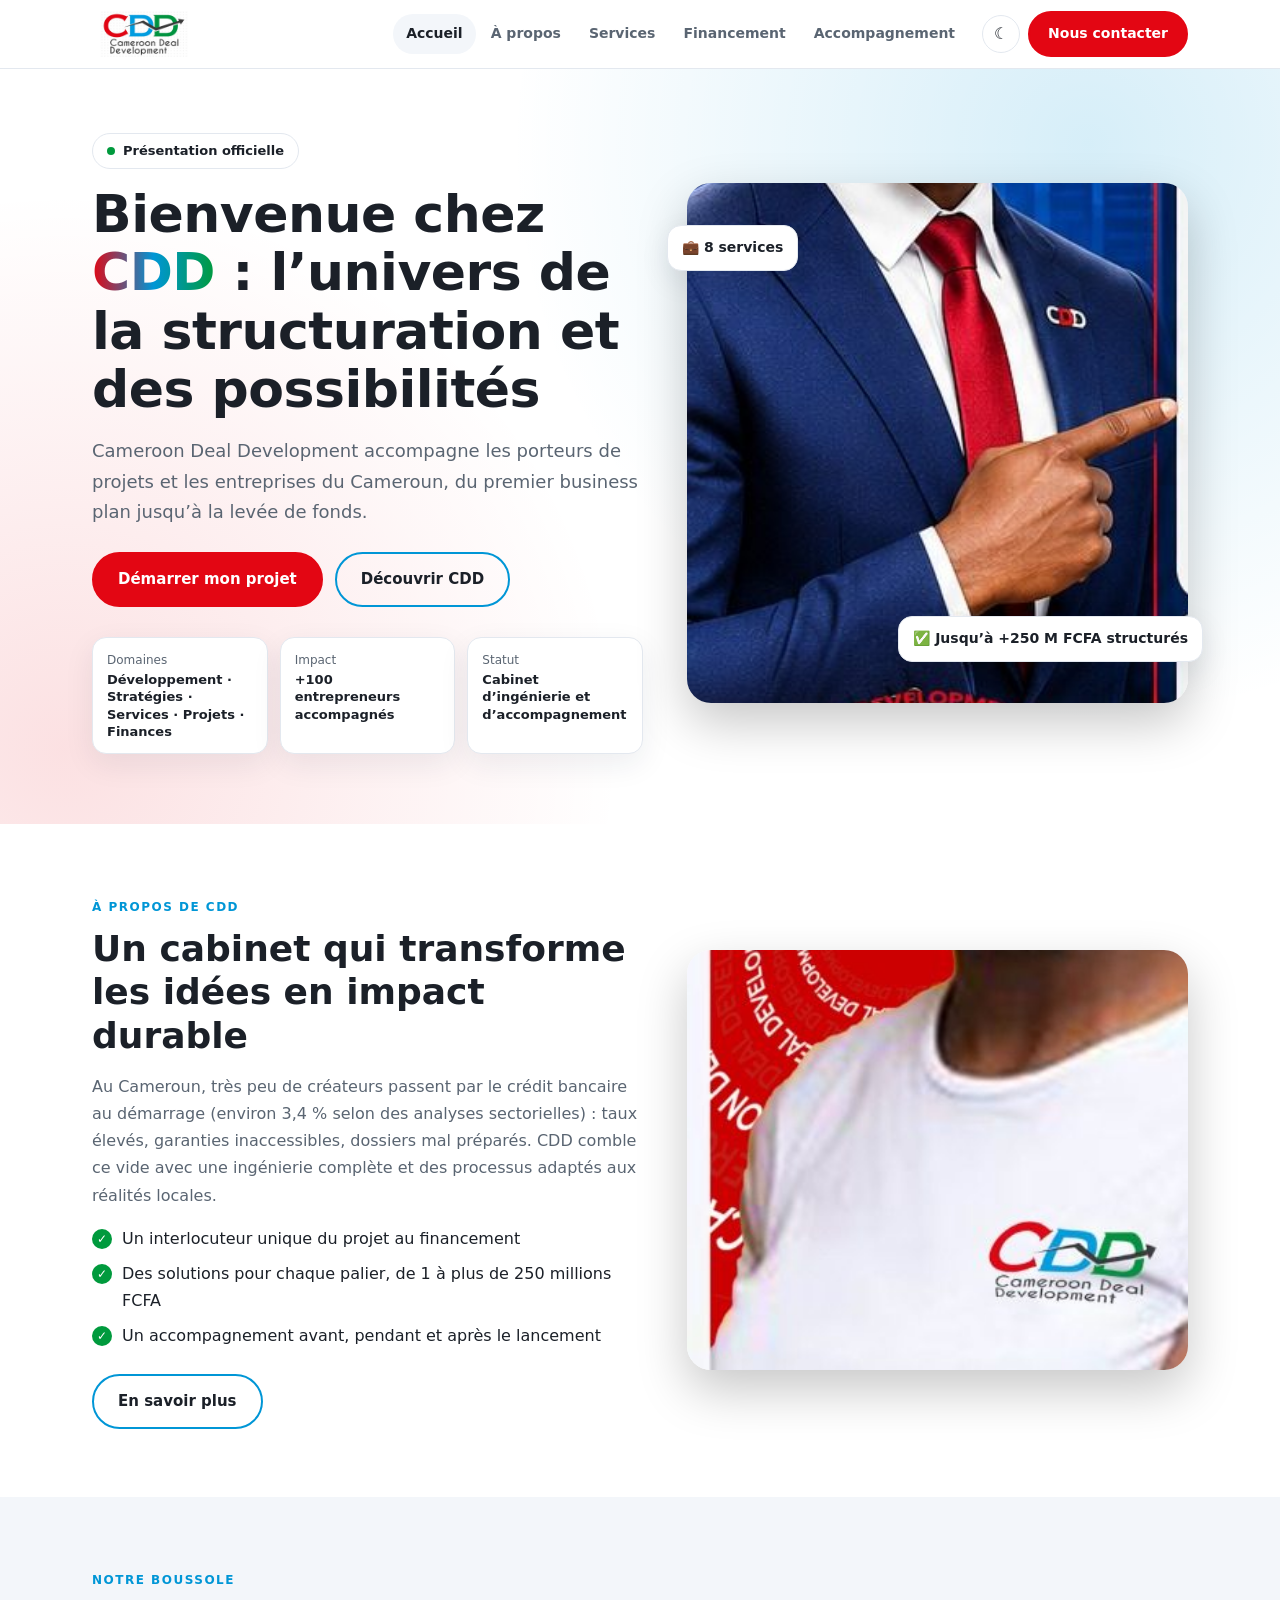
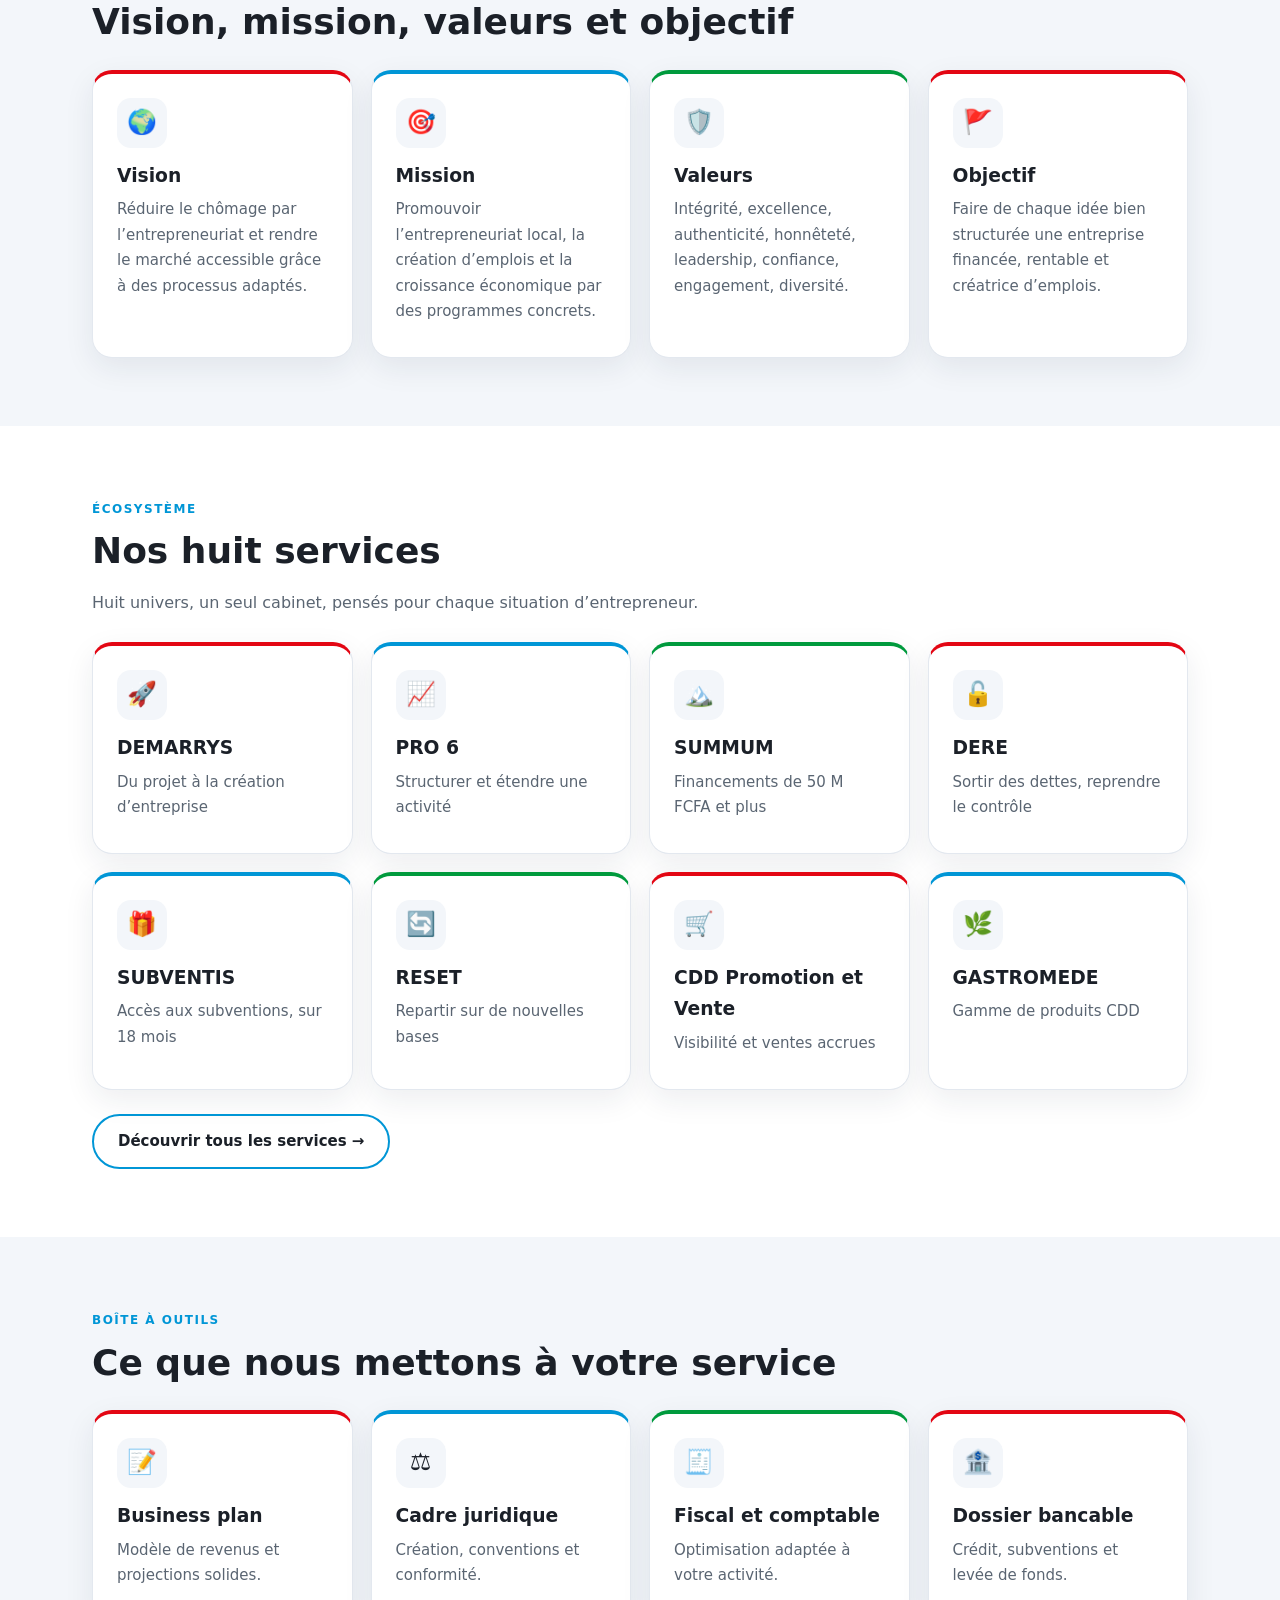
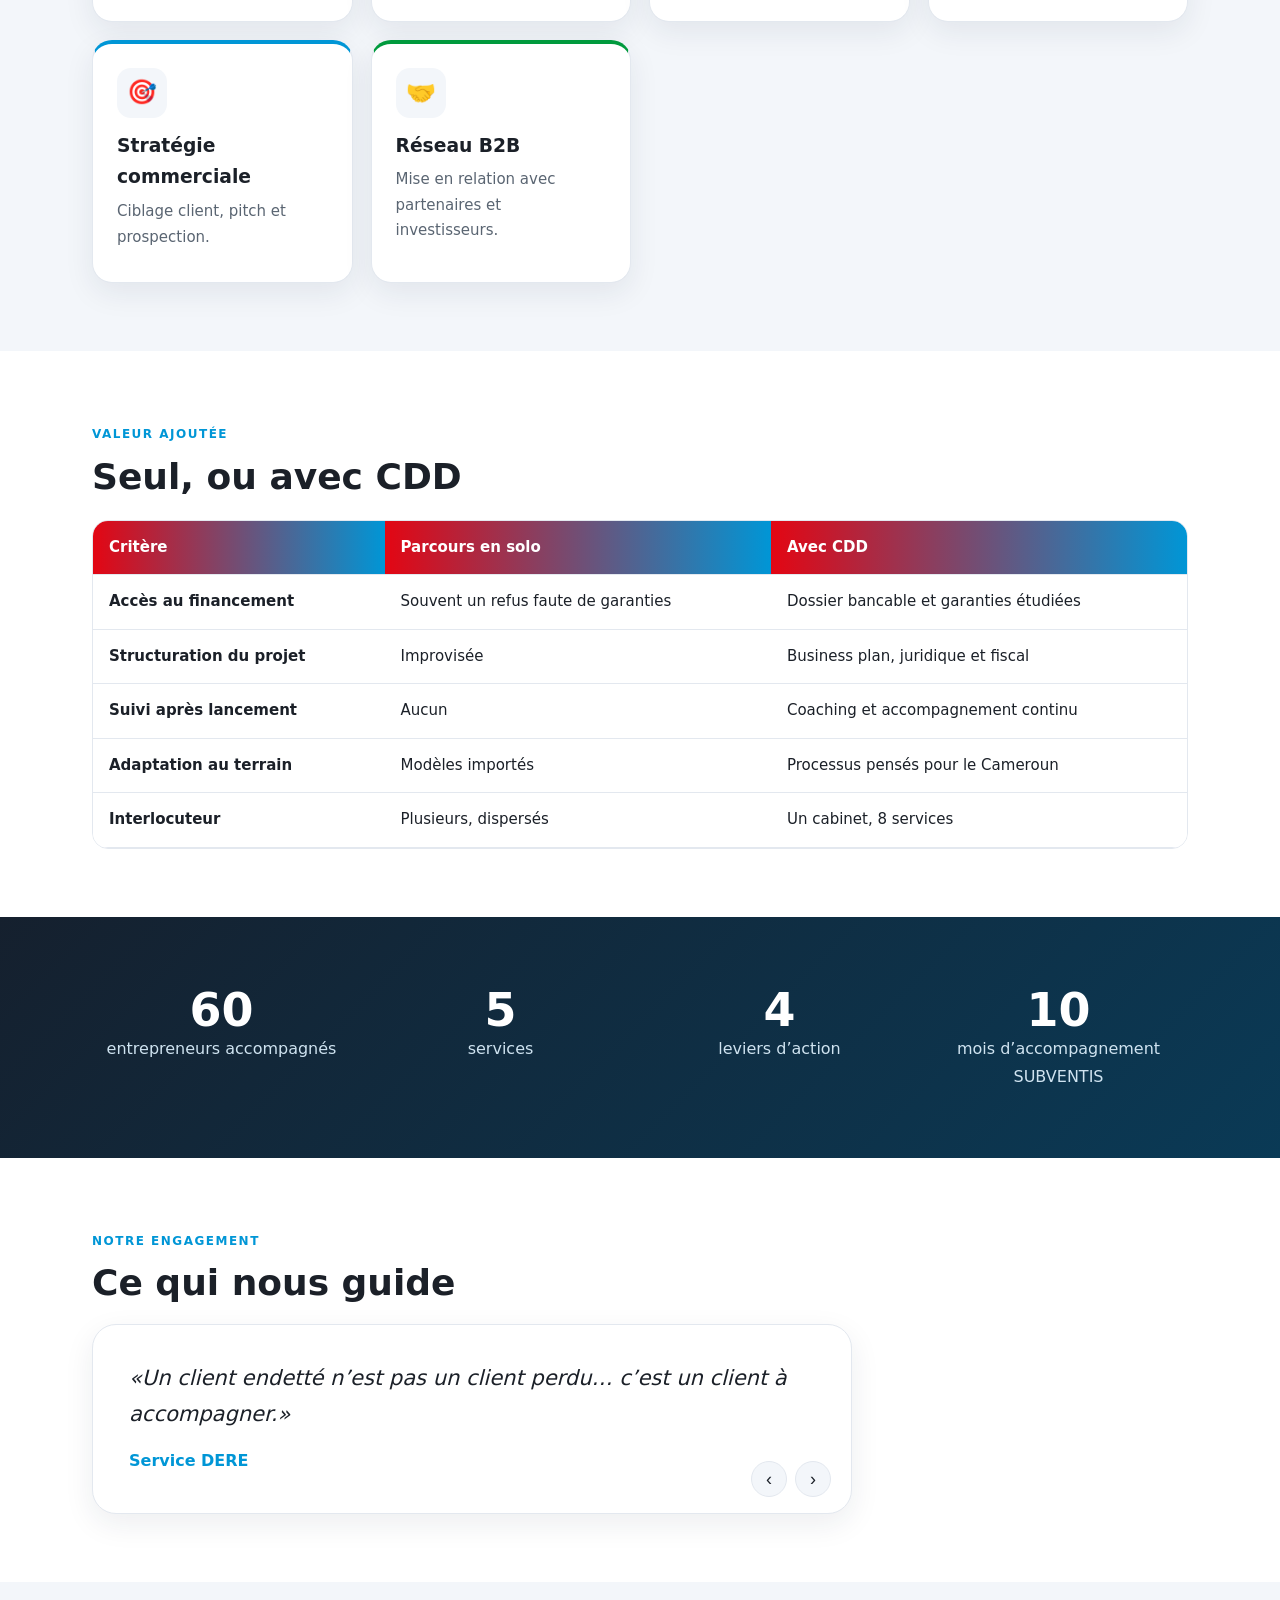
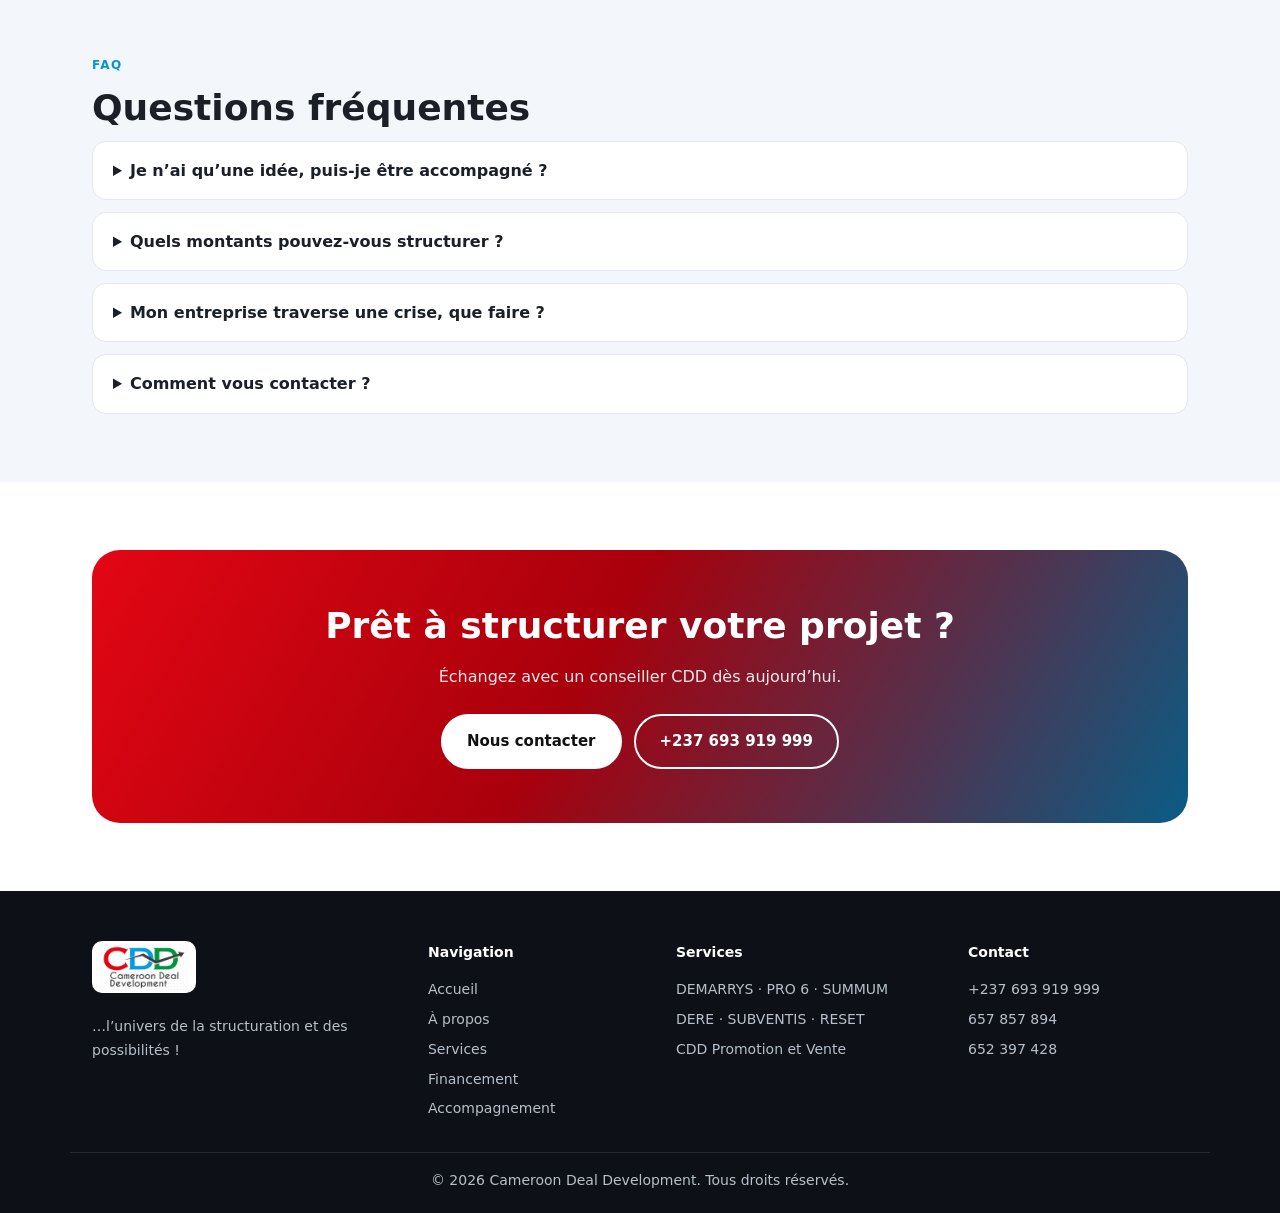
<file: index.html>
<!DOCTYPE html>
<html lang="fr">
<head>
    <meta charset="utf-8">
    <meta name="viewport" content="width=device-width, initial-scale=1, viewport-fit=cover">
    <title>Accueil – CDD Cameroon Deal Development</title>
    <meta name="description" content="CDD accompagne les porteurs de projets et entreprises du Cameroun : structuration, financement, subventions, relance.">
    <link rel="stylesheet" href="style.css">
</head>

<body>
    <div id="ld">
        <img src="images/logo.png" alt="">
    </div>

    <header>
        <div class="nav">
            <a href="index.html" class="lg">
                <img src="images/logo.png" alt="CDD Cameroon Deal Development">
            </a>

            <nav id="nav">
                <a href="index.html" data-p="index">Accueil</a>
                <a href="a-propos.html" data-p="a-propos">À propos</a>
                <a href="services.html" data-p="services">Services</a>
                <a href="financement.html" data-p="financement">Financement</a>
                <a href="accompagnement.html" data-p="accompagnement">Accompagnement</a>
            </nav>

            <div class="ac">
                <button id="th" aria-label="Thème">☾</button>
                <a class="btn sm" href="contact.html" data-p="contact">Nous contacter</a>
                <button id="bg" aria-label="Menu">☰</button>
            </div>
        </div>
    </header>

    <main>
        <div class="hero">
            <div class="w two">
                <div>
                    <span class="badge">
                        <i></i>Présentation officielle
                    </span>

                    <h1>
                        Bienvenue chez <span class="gt">CDD</span> : l’univers de la structuration et des possibilités
                    </h1>

                    <p class="lead">
                        Cameroon Deal Development accompagne les porteurs de projets et les entreprises du Cameroun, du premier business plan jusqu’à la levée de fonds.
                    </p>

                    <div class="row">
                        <a class="btn" href="contact.html">Démarrer mon projet</a>
                        <a class="btn o" href="a-propos.html">Découvrir CDD</a>
                    </div>

                    <div class="facts">
                        <div>
                            <small>Domaines</small>
                            <b>Développement · Stratégies · Services · Projets · Finances</b>
                        </div>

                        <div>
                            <small>Impact</small>
                            <b>+100 entrepreneurs accompagnés</b>
                        </div>

                        <div>
                            <small>Statut</small>
                            <b>Cabinet d’ingénierie et d’accompagnement</b>
                        </div>
                    </div>
                </div>

                <div class="hv">
                    <img class="ph" src="images/p1.jpg" alt="Conseiller CDD">
                    <div class="fl f1">💼 8 services</div>
                    <div class="fl f2">✅ Jusqu’à +250 M FCFA structurés</div>
                </div>
            </div>
        </div>

        <section>
            <div class="w two">
                <div>
                    <span class="tag">À propos de CDD</span>

                    <h2>Un cabinet qui transforme les idées en impact durable</h2>

                    <p class="m">
                        Au Cameroun, très peu de créateurs passent par le crédit bancaire au démarrage (environ 3,4 % selon des analyses sectorielles) : taux élevés, garanties inaccessibles, dossiers mal préparés. CDD comble ce vide avec une ingénierie complète et des processus adaptés aux réalités locales.
                    </p>

                    <ul class="ck">
                        <li>Un interlocuteur unique du projet au financement</li>
                        <li>Des solutions pour chaque palier, de 1 à plus de 250 millions FCFA</li>
                        <li>Un accompagnement avant, pendant et après le lancement</li>
                    </ul>

                    <div class="row">
                        <a class="btn o" href="a-propos.html">En savoir plus</a>
                    </div>
                </div>

                <img class="ph" src="images/p2.jpg" alt="Équipe CDD" style="max-height:420px">
            </div>
        </section>

        <section class="alt">
            <div class="w">
                <span class="tag">Notre boussole</span>
                <h2>Vision, mission, valeurs et objectif</h2>

                <div class="grid">
                    <div class="card">
                        <div class="ic">🌍</div>
                        <h3>Vision</h3>
                        <p>Réduire le chômage par l’entrepreneuriat et rendre le marché accessible grâce à des processus adaptés.</p>
                    </div>

                    <div class="card">
                        <div class="ic">🎯</div>
                        <h3>Mission</h3>
                        <p>Promouvoir l’entrepreneuriat local, la création d’emplois et la croissance économique par des programmes concrets.</p>
                    </div>

                    <div class="card">
                        <div class="ic">🛡️</div>
                        <h3>Valeurs</h3>
                        <p>Intégrité, excellence, authenticité, honnêteté, leadership, confiance, engagement, diversité.</p>
                    </div>

                    <div class="card">
                        <div class="ic">🚩</div>
                        <h3>Objectif</h3>
                        <p>Faire de chaque idée bien structurée une entreprise financée, rentable et créatrice d’emplois.</p>
                    </div>
                </div>
            </div>
        </section>

        <section>
            <div class="w">
                <span class="tag">Écosystème</span>
                <h2>Nos huit services</h2>
                <p class="m">Huit univers, un seul cabinet, pensés pour chaque situation d’entrepreneur.</p>

                <div class="grid g4">
                    <a class="card tile" href="services.html">
                        <div class="ic">🚀</div>
                        <h3>DEMARRYS</h3>
                        <p>Du projet à la création d’entreprise</p>
                    </a>

                    <a class="card tile" href="services.html">
                        <div class="ic">📈</div>
                        <h3>PRO 6</h3>
                        <p>Structurer et étendre une activité</p>
                    </a>

                    <a class="card tile" href="services.html">
                        <div class="ic">🏔️</div>
                        <h3>SUMMUM</h3>
                        <p>Financements de 50 M FCFA et plus</p>
                    </a>

                    <a class="card tile" href="services.html">
                        <div class="ic">🔓</div>
                        <h3>DERE</h3>
                        <p>Sortir des dettes, reprendre le contrôle</p>
                    </a>

                    <a class="card tile" href="services.html">
                        <div class="ic">🎁</div>
                        <h3>SUBVENTIS</h3>
                        <p>Accès aux subventions, sur 18 mois</p>
                    </a>

                    <a class="card tile" href="services.html">
                        <div class="ic">🔄</div>
                        <h3>RESET</h3>
                        <p>Repartir sur de nouvelles bases</p>
                    </a>

                    <a class="card tile" href="services.html">
                        <div class="ic">🛒</div>
                        <h3>CDD Promotion et Vente</h3>
                        <p>Visibilité et ventes accrues</p>
                    </a>

                    <a class="card tile" href="services.html">
                        <div class="ic">🌿</div>
                        <h3>GASTROMEDE</h3>
                        <p>Gamme de produits CDD</p>
                    </a>
                </div>

                <div class="row">
                    <a class="btn o" href="services.html">Découvrir tous les services →</a>
                </div>
            </div>
        </section>

        <section class="alt">
            <div class="w">
                <span class="tag">Boîte à outils</span>
                <h2>Ce que nous mettons à votre service</h2>

                <div class="grid">
                    <div class="card">
                        <div class="ic">📝</div>
                        <h3>Business plan</h3>
                        <p>Modèle de revenus et projections solides.</p>
                    </div>

                    <div class="card">
                        <div class="ic">⚖️</div>
                        <h3>Cadre juridique</h3>
                        <p>Création, conventions et conformité.</p>
                    </div>

                    <div class="card">
                        <div class="ic">🧾</div>
                        <h3>Fiscal et comptable</h3>
                        <p>Optimisation adaptée à votre activité.</p>
                    </div>

                    <div class="card">
                        <div class="ic">🏦</div>
                        <h3>Dossier bancable</h3>
                        <p>Crédit, subventions et levée de fonds.</p>
                    </div>

                    <div class="card">
                        <div class="ic">🎯</div>
                        <h3>Stratégie commerciale</h3>
                        <p>Ciblage client, pitch et prospection.</p>
                    </div>

                    <div class="card">
                        <div class="ic">🤝</div>
                        <h3>Réseau B2B</h3>
                        <p>Mise en relation avec partenaires et investisseurs.</p>
                    </div>
                </div>
            </div>
        </section>

        <section>
            <div class="w">
                <span class="tag">Valeur ajoutée</span>
                <h2>Seul, ou avec CDD</h2>

                <div class="tw">
                    <table>
                        <tr>
                            <th>Critère</th>
                            <th>Parcours en solo</th>
                            <th>Avec CDD</th>
                        </tr>

                        <tr>
                            <td><b>Accès au financement</b></td>
                            <td>Souvent un refus faute de garanties</td>
                            <td>Dossier bancable et garanties étudiées</td>
                        </tr>

                        <tr>
                            <td><b>Structuration du projet</b></td>
                            <td>Improvisée</td>
                            <td>Business plan, juridique et fiscal</td>
                        </tr>

                        <tr>
                            <td><b>Suivi après lancement</b></td>
                            <td>Aucun</td>
                            <td>Coaching et accompagnement continu</td>
                        </tr>

                        <tr>
                            <td><b>Adaptation au terrain</b></td>
                            <td>Modèles importés</td>
                            <td>Processus pensés pour le Cameroun</td>
                        </tr>

                        <tr>
                            <td><b>Interlocuteur</b></td>
                            <td>Plusieurs, dispersés</td>
                            <td>Un cabinet, 8 services</td>
                        </tr>
                    </table>
                </div>
            </div>
        </section>

        <section class="dk">
            <div class="w">
                <div class="st">
                    <div>
                        <div class="num" data-c="100">0</div>
                        entrepreneurs accompagnés
                    </div>

                    <div>
                        <div class="num" data-c="8">0</div>
                        services
                    </div>

                    <div>
                        <div class="num" data-c="6">0</div>
                        leviers d’action
                    </div>

                    <div>
                        <div class="num" data-c="18">0</div>
                        mois d’accompagnement SUBVENTIS
                    </div>
                </div>
            </div>
        </section>

        <section>
            <div class="w">
                <span class="tag">Notre engagement</span>
                <h2>Ce qui nous guide</h2>

                <div class="car">
                    <div class="sl on">
                        <q>Un client endetté n’est pas un client perdu… c’est un client à accompagner.</q>
                        <b>Service DERE</b>
                    </div>

                    <div class="sl">
                        <q>Votre projet n’a pas échoué : il a peut-être simplement manqué de financement.</q>
                        <b>Service SUBVENTIS</b>
                    </div>

                    <div class="sl">
                        <q>Tout le monde peut tomber, mais tout le monde peut aussi se relever.</q>
                        <b>Service RESET</b>
                    </div>

                    <div class="cn">
                        <button aria-label="Précédent" id="pv">‹</button>
                        <button aria-label="Suivant" id="nx">›</button>
                    </div>
                </div>
            </div>
        </section>

        <section class="alt">
            <div class="w">
                <span class="tag">FAQ</span>
                <h2>Questions fréquentes</h2>

                <details>
                    <summary>Je n’ai qu’une idée, puis-je être accompagné ?</summary>
                    <p class="m">Oui, DEMARRYS est conçu pour les porteurs de projets dès l’idée.</p>
                </details>

                <details>
                    <summary>Quels montants pouvez-vous structurer ?</summary>
                    <p class="m">De quelques millions de FCFA pour un démarrage à plus de 250 millions pour les grandes entreprises (SUMMUM).</p>
                </details>

                <details>
                    <summary>Mon entreprise traverse une crise, que faire ?</summary>
                    <p class="m">DERE et RESET sont faits pour cela : restructuration des dettes et plan de relance.</p>
                </details>

                <details>
                    <summary>Comment vous contacter ?</summary>
                    <p class="m">Par téléphone ou WhatsApp au +237 693 919 999, 657 857 894 ou 652 397 428.</p>
                </details>
            </div>
        </section>

        <section>
            <div class="w">
                <div class="cta">
                    <h2>Prêt à structurer votre projet ?</h2>
                    <p>Échangez avec un conseiller CDD dès aujourd’hui.</p>

                    <div class="row" style="justify-content:center">
                        <a class="btn wh" href="contact.html">Nous contacter</a>
                        <a class="btn ow" href="tel:+237693919999">+237 693 919 999</a>
                    </div>
                </div>
            </div>
        </section>
    </main>

    <footer>
        <div class="w fg">
            <div>
                <div class="lg">
                    <img src="images/logo.png" alt="CDD">
                </div>
                <p>…l’univers de la structuration et des possibilités !</p>
            </div>

            <div>
                <h4>Navigation</h4>
                <a href="index.html" data-p="index">Accueil</a>
                <a href="a-propos.html" data-p="a-propos">À propos</a>
                <a href="services.html" data-p="services">Services</a>
                <a href="financement.html" data-p="financement">Financement</a>
                <a href="accompagnement.html" data-p="accompagnement">Accompagnement</a>
            </div>

            <div>
                <h4>Services</h4>
                <a href="services.html">DEMARRYS · PRO 6 · SUMMUM</a>
                <a href="services.html">DERE · SUBVENTIS · RESET</a>
                <a href="services.html">CDD Promotion et Vente</a>
            </div>

            <div>
                <h4>Contact</h4>
                <a href="tel:+237693919999">+237 693 919 999</a>
                <a href="tel:+237657857894">657 857 894</a>
                <a href="tel:+237652397428">652 397 428</a>
            </div>
        </div>

        <div class="w cp">
            © 2026 Cameroon Deal Development. Tous droits réservés.
        </div>
    </footer>

    <script src="app.js"></script>
</body>
</html>
</file>
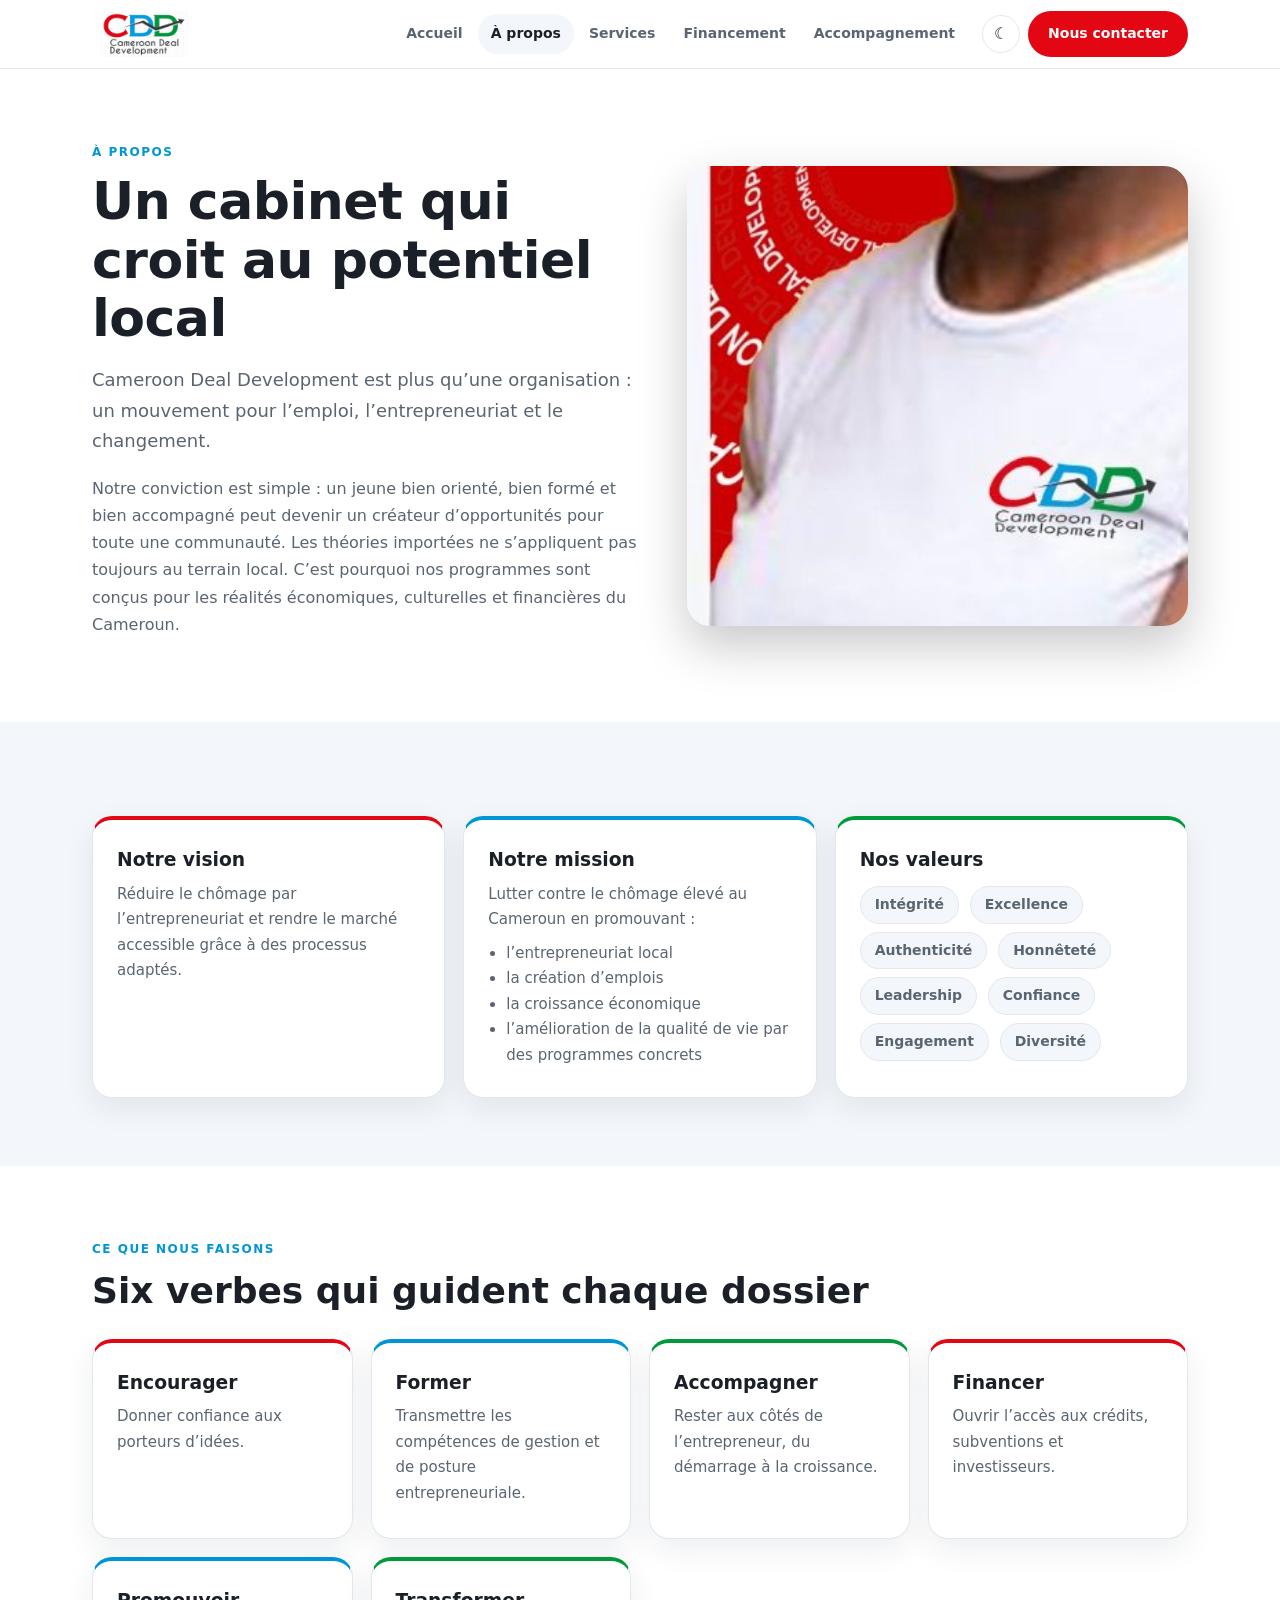
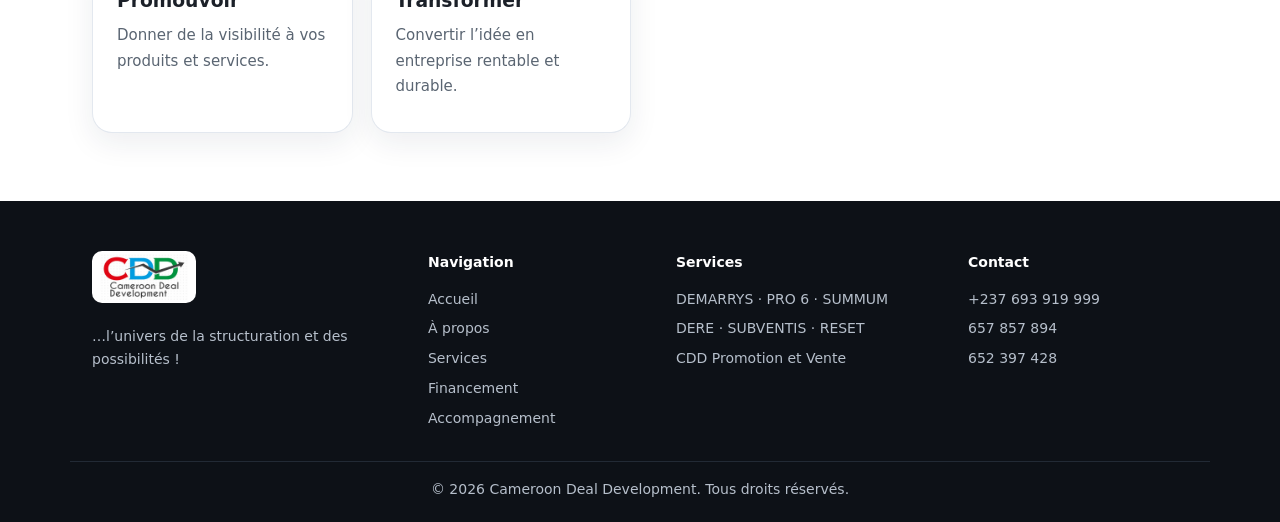
<file: a-propos.html>
<!DOCTYPE html>
<html lang="fr">
    <head>
        <meta charset="utf-8">
        <meta name="viewport" content="width=device-width, initial-scale=1, viewport-fit=cover">
        <title>À propos – CDD Cameroon Deal Development</title>
        <meta name="description" content="CDD accompagne les porteurs de projets et entreprises du Cameroun : structuration, financement, subventions, relance.">
        <link rel="stylesheet" href="style.css">
    </head>

    <body>
        <div id="ld">
            <img src="images/logo.png" alt="">
        </div>

        <header>
            <div class="nav">
                <a href="index.html" class="lg">
                    <img src="images/logo.png" alt="CDD Cameroon Deal Development">
                </a>

                <nav id="nav">
                    <a href="index.html" data-p="index">Accueil</a>
                    <a href="a-propos.html" data-p="a-propos">À propos</a>
                    <a href="services.html" data-p="services">Services</a>
                    <a href="financement.html" data-p="financement">Financement</a>
                    <a href="accompagnement.html" data-p="accompagnement">Accompagnement</a>
                </nav>

                <div class="ac">
                    <button id="th" aria-label="Thème">☾</button>
                    <a class="btn sm" href="contact.html" data-p="contact">Nous contacter</a>
                    <button id="bg" aria-label="Menu">☰</button>
                </div>
            </div>
        </header>

        <main>
            <section>
                <div class="w two">
                    <div>
                        <span class="tag">À propos</span>
                        <h1>Un cabinet qui croit au potentiel local</h1>

                        <p class="lead">
                            Cameroon Deal Development est plus qu’une organisation : un mouvement pour l’emploi, l’entrepreneuriat et le changement.
                        </p>

                        <p class="m">
                            Notre conviction est simple : un jeune bien orienté, bien formé et bien accompagné peut devenir un créateur d’opportunités pour toute une communauté. Les théories importées ne s’appliquent pas toujours au terrain local. C’est pourquoi nos programmes sont conçus pour les réalités économiques, culturelles et financières du Cameroun.
                        </p>
                    </div>

                    <img class="ph" src="images/p2.jpg" alt="Équipe CDD" style="max-height:460px">
                </div>
            </section>

            <section class="alt">
                <div class="w">
                    <div class="grid">
                        <div class="card">
                            <h3>Notre vision</h3>
                            <p>
                                Réduire le chômage par l’entrepreneuriat et rendre le marché accessible grâce à des processus adaptés.
                            </p>
                        </div>

                        <div class="card">
                            <h3>Notre mission</h3>
                            <p>Lutter contre le chômage élevé au Cameroun en promouvant :</p>

                            <ul>
                                <li>l’entrepreneuriat local</li>
                                <li>la création d’emplois</li>
                                <li>la croissance économique</li>
                                <li>l’amélioration de la qualité de vie par des programmes concrets</li>
                            </ul>
                        </div>

                        <div class="card">
                            <h3>Nos valeurs</h3>
                            <p>
                                <span class="pill">Intégrité</span>
                                <span class="pill">Excellence</span>
                                <span class="pill">Authenticité</span>
                                <span class="pill">Honnêteté</span>
                                <span class="pill">Leadership</span>
                                <span class="pill">Confiance</span>
                                <span class="pill">Engagement</span>
                                <span class="pill">Diversité</span>
                            </p>
                        </div>
                    </div>
                </div>
            </section>

            <section>
                <div class="w">
                    <span class="tag">Ce que nous faisons</span>
                    <h2>Six verbes qui guident chaque dossier</h2>

                    <div class="grid">
                        <div class="card">
                            <h3>Encourager</h3>
                            <p>Donner confiance aux porteurs d’idées.</p>
                        </div>

                        <div class="card">
                            <h3>Former</h3>
                            <p>Transmettre les compétences de gestion et de posture entrepreneuriale.</p>
                        </div>

                        <div class="card">
                            <h3>Accompagner</h3>
                            <p>Rester aux côtés de l’entrepreneur, du démarrage à la croissance.</p>
                        </div>

                        <div class="card">
                            <h3>Financer</h3>
                            <p>Ouvrir l’accès aux crédits, subventions et investisseurs.</p>
                        </div>

                        <div class="card">
                            <h3>Promouvoir</h3>
                            <p>Donner de la visibilité à vos produits et services.</p>
                        </div>

                        <div class="card">
                            <h3>Transformer</h3>
                            <p>Convertir l’idée en entreprise rentable et durable.</p>
                        </div>
                    </div>
                </div>
            </section>
        </main>

        <footer>
            <div class="w fg">
                <div>
                    <div class="lg">
                        <img src="images/logo.png" alt="CDD">
                    </div>
                    <p>…l’univers de la structuration et des possibilités !</p>
                </div>

                <div>
                    <h4>Navigation</h4>
                    <a href="index.html" data-p="index">Accueil</a>
                    <a href="a-propos.html" data-p="a-propos">À propos</a>
                    <a href="services.html" data-p="services">Services</a>
                    <a href="financement.html" data-p="financement">Financement</a>
                    <a href="accompagnement.html" data-p="accompagnement">Accompagnement</a>
                </div>

                <div>
                    <h4>Services</h4>
                    <a href="services.html">DEMARRYS · PRO 6 · SUMMUM</a>
                    <a href="services.html">DERE · SUBVENTIS · RESET</a>
                    <a href="services.html">CDD Promotion et Vente</a>
                </div>

                <div>
                    <h4>Contact</h4>
                    <a href="tel:+237693919999">+237 693 919 999</a>
                    <a href="tel:+237657857894">657 857 894</a>
                    <a href="tel:+237652397428">652 397 428</a>
                </div>
            </div>

            <div class="w cp">
                © 2026 Cameroon Deal Development. Tous droits réservés.
            </div>
        </footer>

        <script src="app.js"></script>
    </body>
</html>
</file>
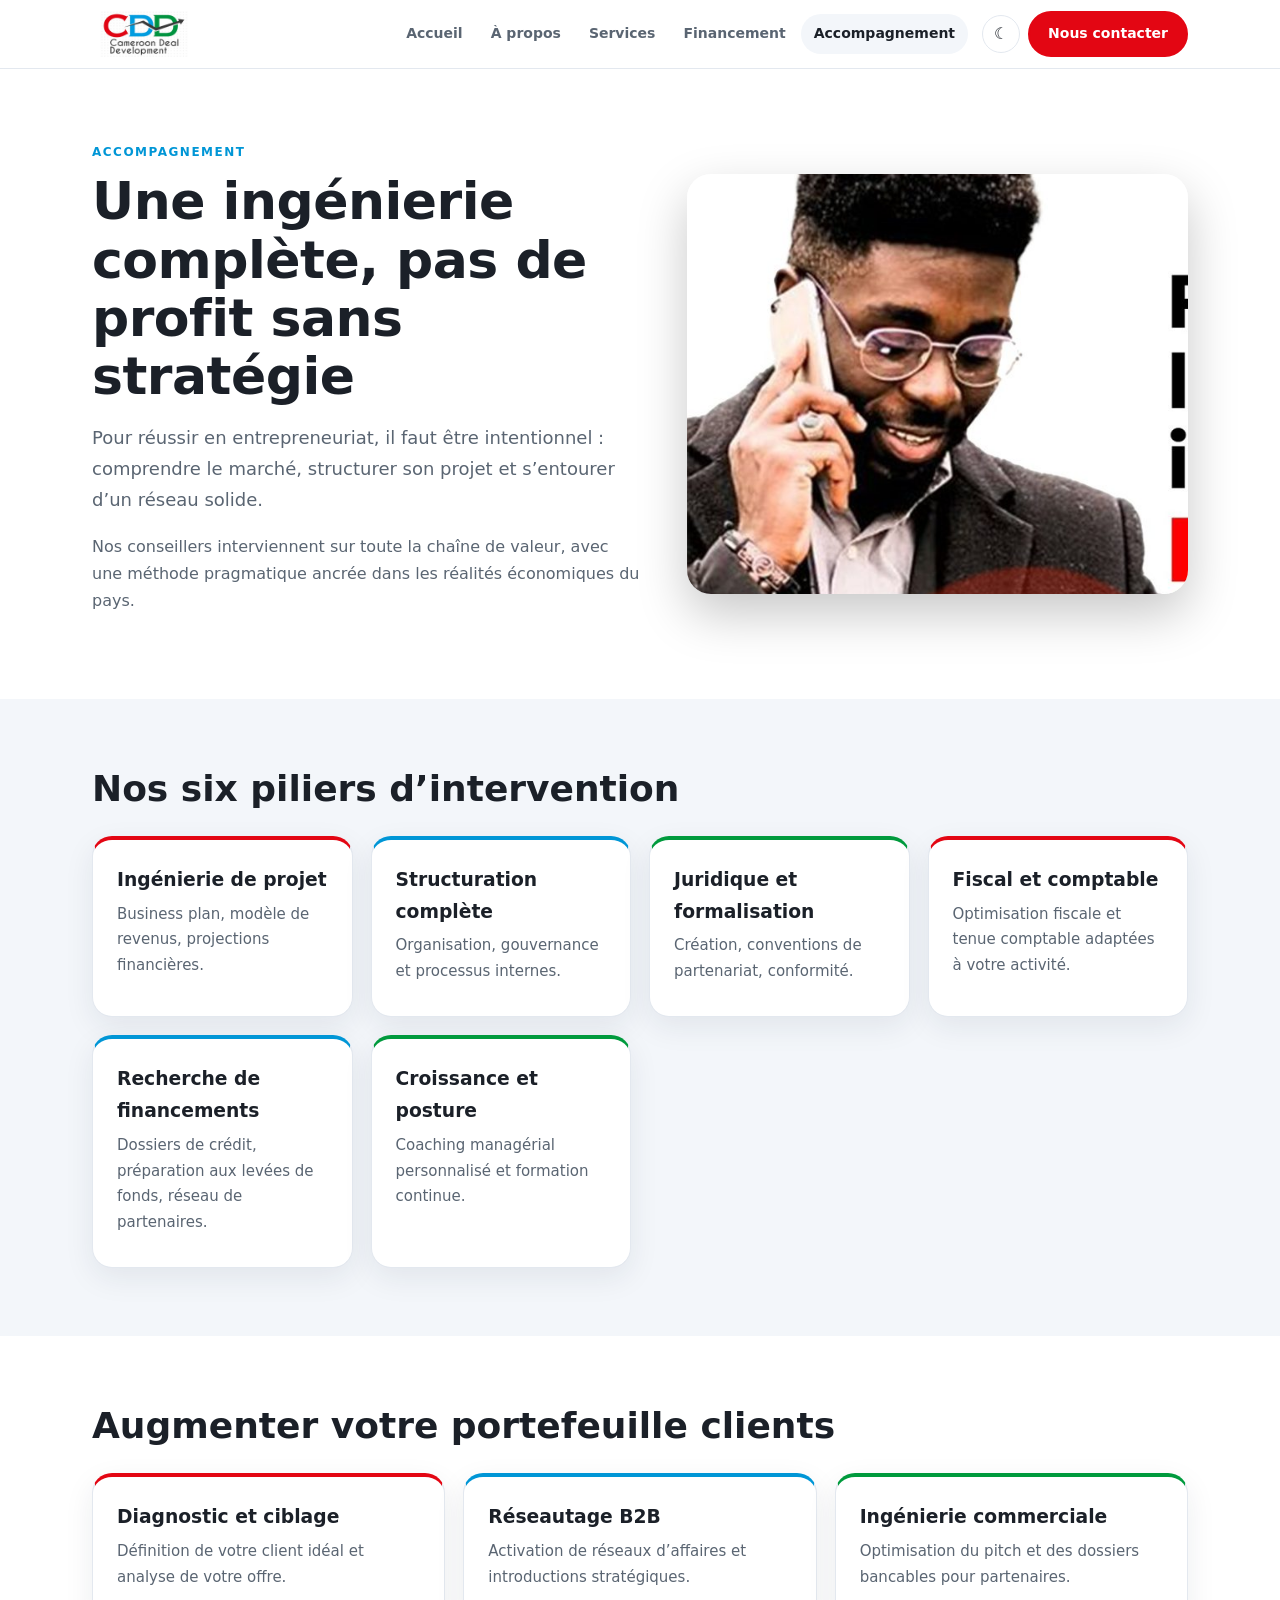
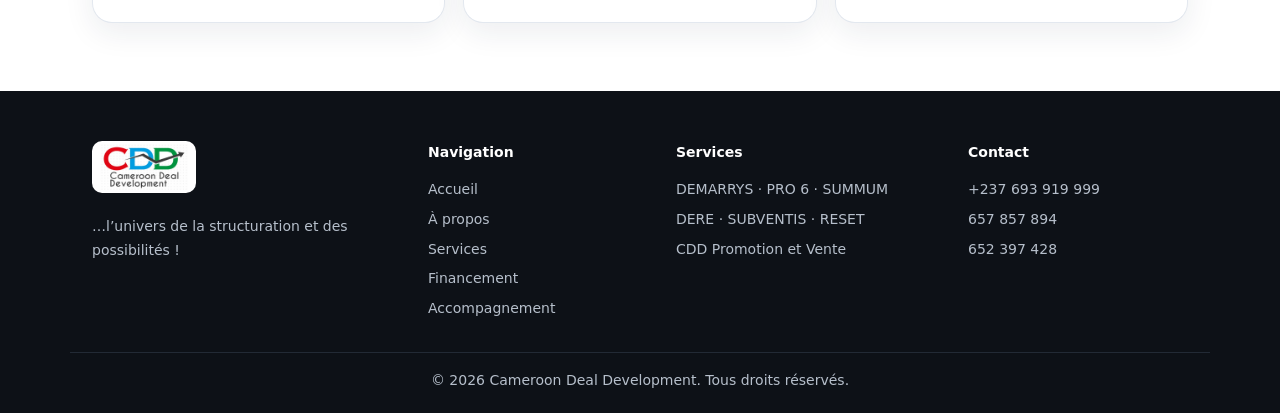
<file: accompagnement.html>
<!DOCTYPE html>
<html lang="fr">
    <head>
        <meta charset="utf-8">
        <meta name="viewport" content="width=device-width, initial-scale=1, viewport-fit=cover">
        <title>Accompagnement – CDD Cameroon Deal Development</title>
        <meta name="description" content="CDD accompagne les porteurs de projets et entreprises du Cameroun : structuration, financement, subventions, relance.">
        <link rel="stylesheet" href="style.css">
    </head>

    <body>
        <div id="ld">
            <img src="images/logo.png" alt="">
        </div>

        <header>
            <div class="nav">
                <a href="index.html" class="lg">
                    <img src="images/logo.png" alt="CDD Cameroon Deal Development">
                </a>

                <nav id="nav">
                    <a href="index.html" data-p="index">Accueil</a>
                    <a href="a-propos.html" data-p="a-propos">À propos</a>
                    <a href="services.html" data-p="services">Services</a>
                    <a href="financement.html" data-p="financement">Financement</a>
                    <a href="accompagnement.html" data-p="accompagnement">Accompagnement</a>
                </nav>

                <div class="ac">
                    <button id="th" aria-label="Thème">☾</button>
                    <a class="btn sm" href="contact.html" data-p="contact">Nous contacter</a>
                    <button id="bg" aria-label="Menu">☰</button>
                </div>
            </div>
        </header>

        <main>
            <section>
                <div class="w two">
                    <div>
                        <span class="tag">Accompagnement</span>
                        <h1>Une ingénierie complète, pas de profit sans stratégie</h1>

                        <p class="lead">
                            Pour réussir en entrepreneuriat, il faut être intentionnel : comprendre le marché, structurer son projet et s’entourer d’un réseau solide.
                        </p>

                        <p class="m">
                            Nos conseillers interviennent sur toute la chaîne de valeur, avec une méthode pragmatique ancrée dans les réalités économiques du pays.
                        </p>
                    </div>

                    <img class="ph" src="images/p4.jpg" alt="Entrepreneur accompagné" style="max-height:420px">
                </div>
            </section>

            <section class="alt">
                <div class="w">
                    <h2>Nos six piliers d’intervention</h2>

                    <div class="grid">
                        <div class="card">
                            <h3>Ingénierie de projet</h3>
                            <p>Business plan, modèle de revenus, projections financières.</p>
                        </div>

                        <div class="card">
                            <h3>Structuration complète</h3>
                            <p>Organisation, gouvernance et processus internes.</p>
                        </div>

                        <div class="card">
                            <h3>Juridique et formalisation</h3>
                            <p>Création, conventions de partenariat, conformité.</p>
                        </div>

                        <div class="card">
                            <h3>Fiscal et comptable</h3>
                            <p>Optimisation fiscale et tenue comptable adaptées à votre activité.</p>
                        </div>

                        <div class="card">
                            <h3>Recherche de financements</h3>
                            <p>Dossiers de crédit, préparation aux levées de fonds, réseau de partenaires.</p>
                        </div>

                        <div class="card">
                            <h3>Croissance et posture</h3>
                            <p>Coaching managérial personnalisé et formation continue.</p>
                        </div>
                    </div>
                </div>
            </section>

            <section>
                <div class="w">
                    <h2>Augmenter votre portefeuille clients</h2>

                    <div class="grid">
                        <div class="card">
                            <h3>Diagnostic et ciblage</h3>
                            <p>Définition de votre client idéal et analyse de votre offre.</p>
                        </div>

                        <div class="card">
                            <h3>Réseautage B2B</h3>
                            <p>Activation de réseaux d’affaires et introductions stratégiques.</p>
                        </div>

                        <div class="card">
                            <h3>Ingénierie commerciale</h3>
                            <p>Optimisation du pitch et des dossiers bancables pour partenaires.</p>
                        </div>
                    </div>
                </div>
            </section>
        </main>

        <footer>
            <div class="w fg">
                <div>
                    <div class="lg">
                        <img src="images/logo.png" alt="CDD">
                    </div>
                    <p>…l’univers de la structuration et des possibilités !</p>
                </div>

                <div>
                    <h4>Navigation</h4>
                    <a href="index.html" data-p="index">Accueil</a>
                    <a href="a-propos.html" data-p="a-propos">À propos</a>
                    <a href="services.html" data-p="services">Services</a>
                    <a href="financement.html" data-p="financement">Financement</a>
                    <a href="accompagnement.html" data-p="accompagnement">Accompagnement</a>
                </div>

                <div>
                    <h4>Services</h4>
                    <a href="services.html">DEMARRYS · PRO 6 · SUMMUM</a>
                    <a href="services.html">DERE · SUBVENTIS · RESET</a>
                    <a href="services.html">CDD Promotion et Vente</a>
                </div>

                <div>
                    <h4>Contact</h4>
                    <a href="tel:+237693919999">+237 693 919 999</a>
                    <a href="tel:+237657857894">657 857 894</a>
                    <a href="tel:+237652397428">652 397 428</a>
                </div>
            </div>

            <div class="w cp">
                © 2026 Cameroon Deal Development. Tous droits réservés.
            </div>
        </footer>

        <script src="app.js"></script>
    </body>
</html>
</file>
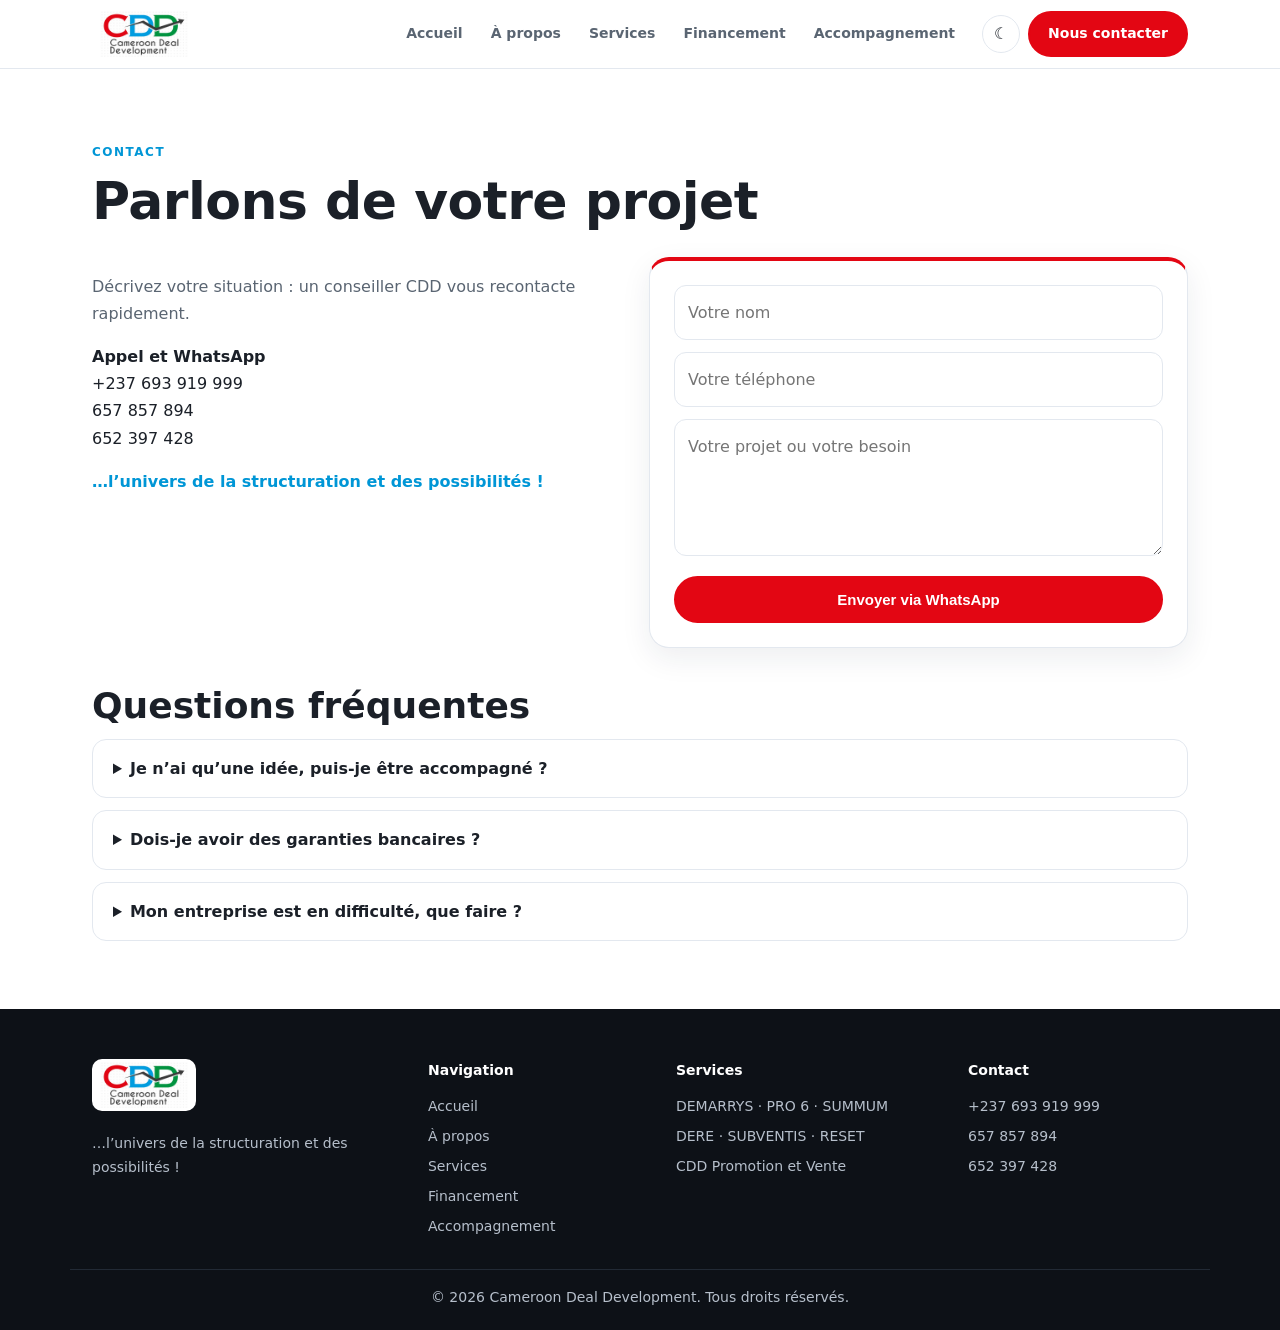
<file: contact.html>
<!DOCTYPE html>
<html lang="fr">
    <head>
        <meta charset="utf-8">
        <meta name="viewport" content="width=device-width, initial-scale=1, viewport-fit=cover">
        <title>Contact – CDD Cameroon Deal Development</title>
        <meta name="description" content="CDD accompagne les porteurs de projets et entreprises du Cameroun : structuration, financement, subventions, relance.">
        <link rel="stylesheet" href="style.css">
    </head>

    <body>
        <div id="ld">
            <img src="images/logo.png" alt="">
        </div>

        <header>
            <div class="nav">
                <a href="index.html" class="lg">
                    <img src="images/logo.png" alt="CDD Cameroon Deal Development">
                </a>

                <nav id="nav">
                    <a href="index.html" data-p="index">Accueil</a>
                    <a href="a-propos.html" data-p="a-propos">À propos</a>
                    <a href="services.html" data-p="services">Services</a>
                    <a href="financement.html" data-p="financement">Financement</a>
                    <a href="accompagnement.html" data-p="accompagnement">Accompagnement</a>
                </nav>

                <div class="ac">
                    <button id="th" aria-label="Thème">☾</button>
                    <a class="btn sm" href="contact.html" data-p="contact">Nous contacter</a>
                    <button id="bg" aria-label="Menu">☰</button>
                </div>
            </div>
        </header>

        <main>
            <section>
                <div class="w">
                    <span class="tag">Contact</span>
                    <h1>Parlons de votre projet</h1>

                    <div class="grid" style="grid-template-columns:repeat(auto-fit,minmax(280px,1fr))">
                        <div>
                            <p class="m">
                                Décrivez votre situation : un conseiller CDD vous recontacte rapidement.
                            </p>

                            <p>
                                <b>Appel et WhatsApp</b><br>
                                <a href="tel:+237693919999">+237 693 919 999</a><br>
                                <a href="tel:+237657857894">657 857 894</a><br>
                                <a href="tel:+237652397428">652 397 428</a>
                            </p>

                            <p style="color:var(--b)">
                                <b>…l’univers de la structuration et des possibilités !</b>
                            </p>
                        </div>

                        <div class="card" style="border-top-color:var(--r)">
                            <input id="fn" placeholder="Votre nom">
                            <input id="ft" placeholder="Votre téléphone">
                            <textarea id="fm" rows="4" placeholder="Votre projet ou votre besoin"></textarea>
                            <button class="btn" id="send" style="width:100%">Envoyer via WhatsApp</button>
                        </div>
                    </div>

                    <h2 style="margin-top:36px">Questions fréquentes</h2>

                    <details>
                        <summary>Je n’ai qu’une idée, puis-je être accompagné ?</summary>
                        <p class="m">
                            Oui. DEMARRYS est conçu pour les porteurs de projets dès l’idée.
                        </p>
                    </details>

                    <details>
                        <summary>Dois-je avoir des garanties bancaires ?</summary>
                        <p class="m">
                            Nous étudions avec vous les solutions possibles, dont l’accès aux garanties via les titres fonciers.
                        </p>
                    </details>

                    <details>
                        <summary>Mon entreprise est en difficulté, que faire ?</summary>
                        <p class="m">
                            DERE et RESET sont faits pour cela : restructuration des dettes et plan de relance.
                        </p>
                    </details>
                </div>
            </section>
        </main>

        <footer>
            <div class="w fg">
                <div>
                    <div class="lg">
                        <img src="images/logo.png" alt="CDD">
                    </div>
                    <p>…l’univers de la structuration et des possibilités !</p>
                </div>

                <div>
                    <h4>Navigation</h4>
                    <a href="index.html" data-p="index">Accueil</a>
                    <a href="a-propos.html" data-p="a-propos">À propos</a>
                    <a href="services.html" data-p="services">Services</a>
                    <a href="financement.html" data-p="financement">Financement</a>
                    <a href="accompagnement.html" data-p="accompagnement">Accompagnement</a>
                </div>

                <div>
                    <h4>Services</h4>
                    <a href="services.html">DEMARRYS · PRO 6 · SUMMUM</a>
                    <a href="services.html">DERE · SUBVENTIS · RESET</a>
                    <a href="services.html">CDD Promotion et Vente</a>
                </div>

                <div>
                    <h4>Contact</h4>
                    <a href="tel:+237693919999">+237 693 919 999</a>
                    <a href="tel:+237657857894">657 857 894</a>
                    <a href="tel:+237652397428">652 397 428</a>
                </div>
            </div>

            <div class="w cp">
                © 2026 Cameroon Deal Development. Tous droits réservés.
            </div>
        </footer>

        <script src="app.js"></script>
    </body>
</html>
</file>
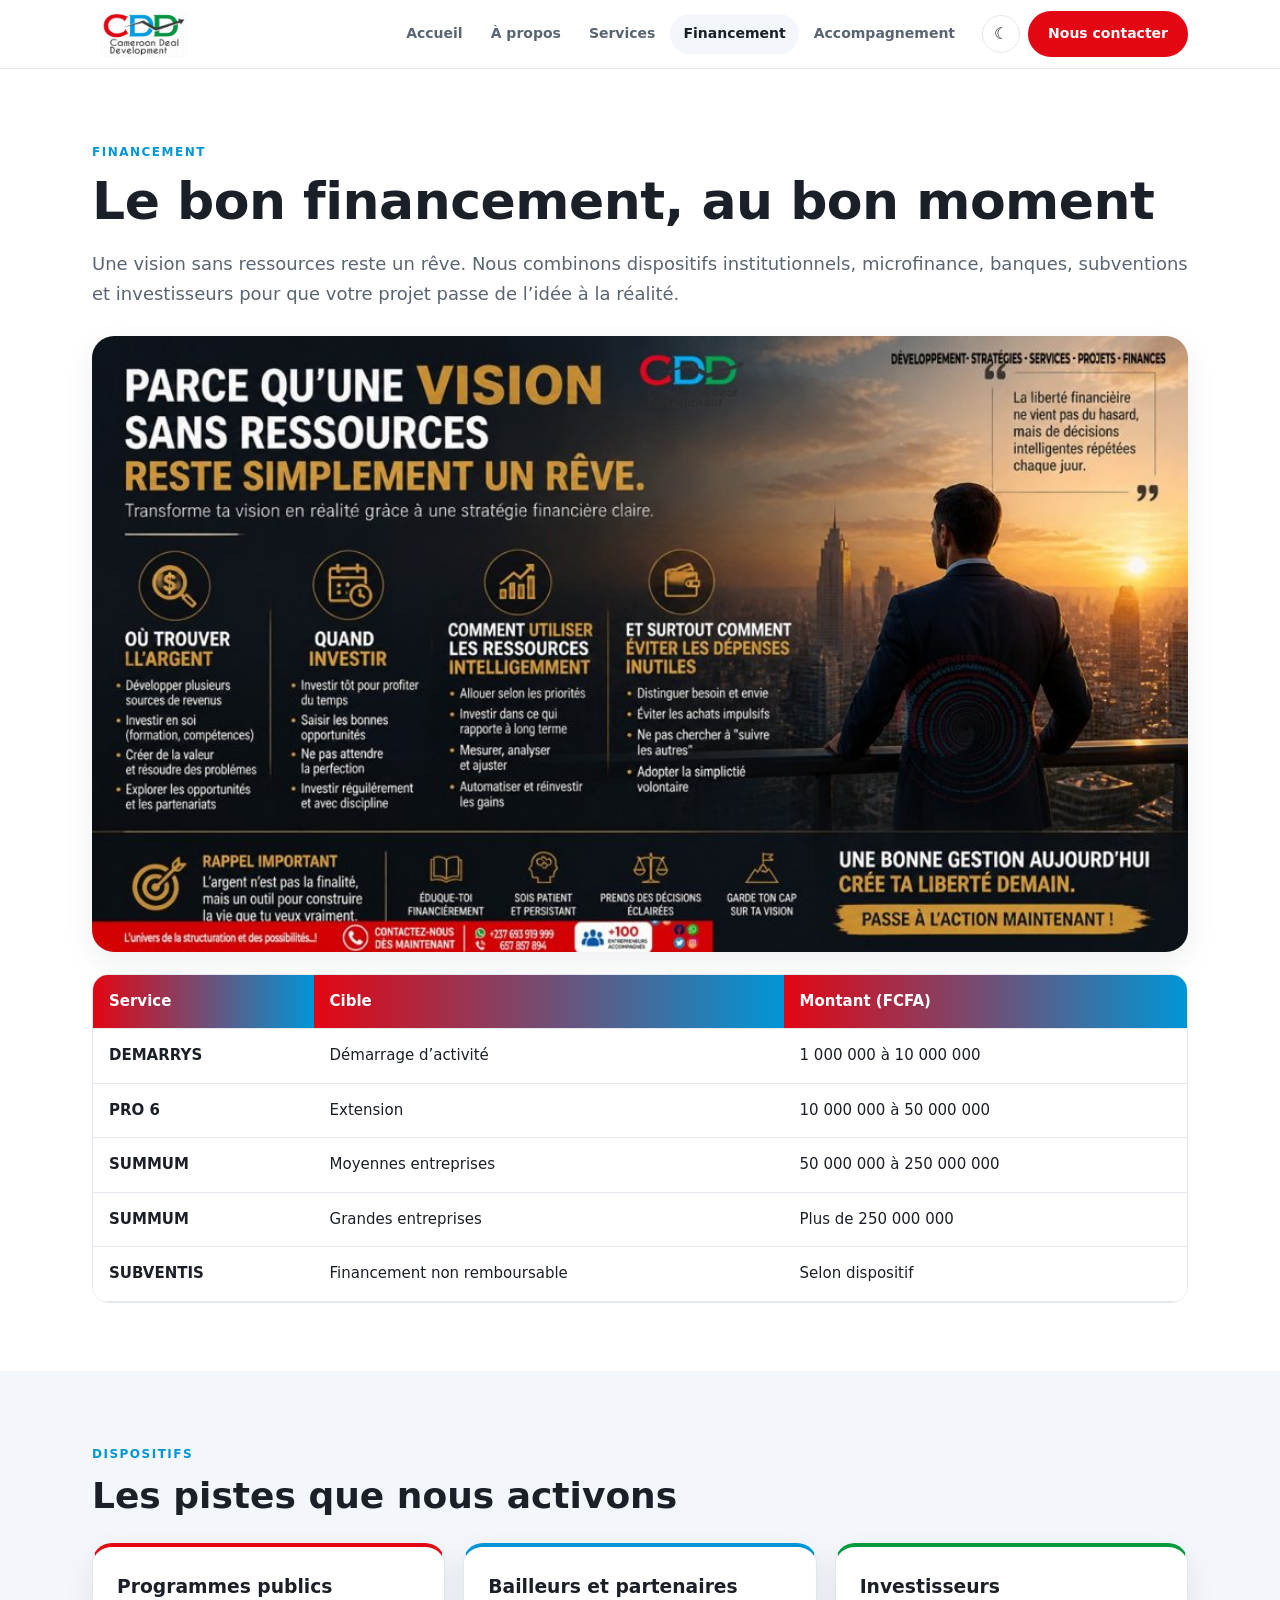
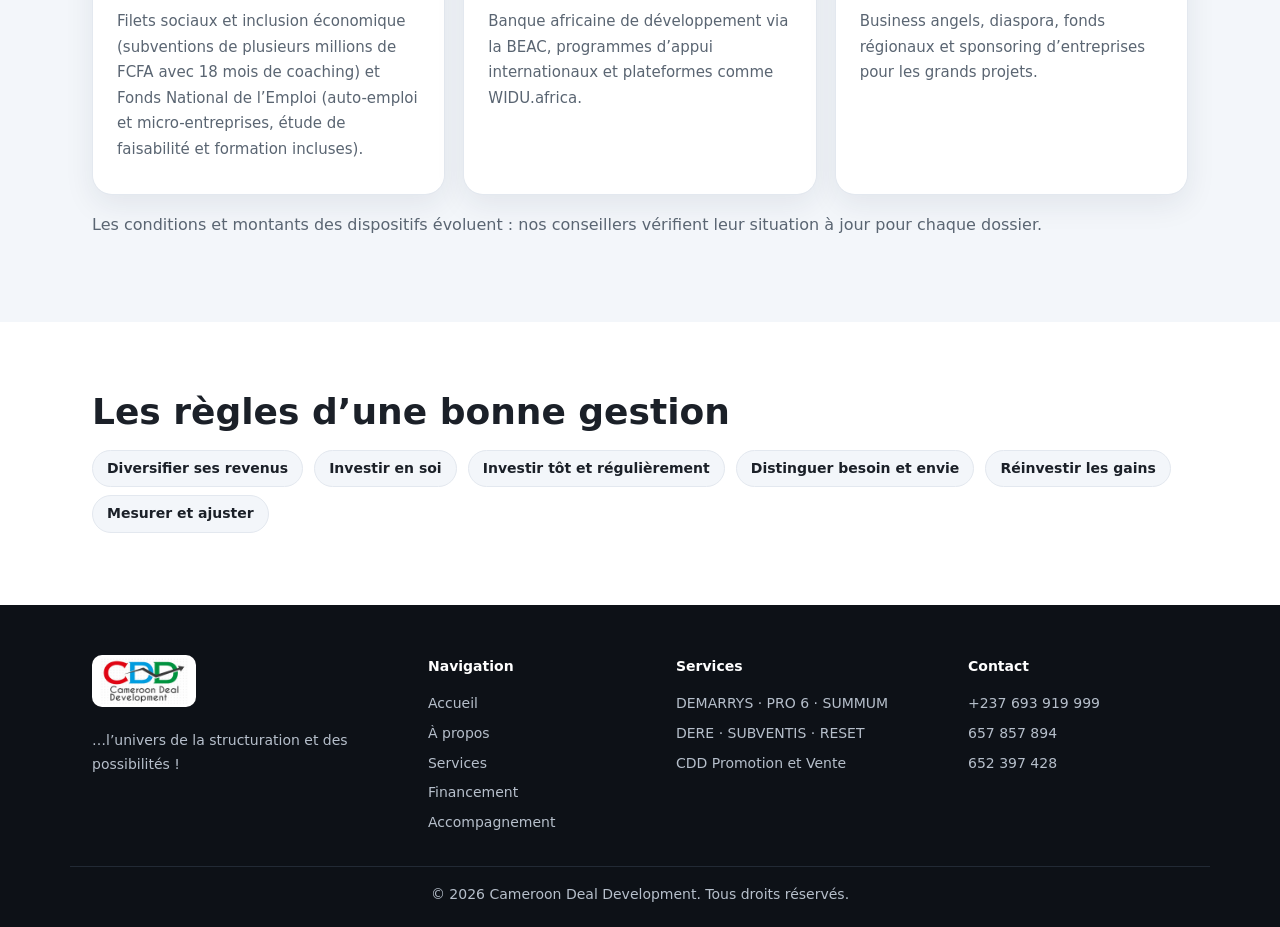
<file: financement.html>
<!DOCTYPE html>
<html lang="fr">

<head>
    <meta charset="utf-8">
    <meta name="viewport" content="width=device-width, initial-scale=1, viewport-fit=cover">
    <title>Financement – CDD Cameroon Deal Development</title>
    <meta name="description"
        content="CDD accompagne les porteurs de projets et entreprises du Cameroun : structuration, financement, subventions, relance.">
    <link rel="stylesheet" href="style.css">
</head>

<body>
    <div id="ld">
        <img src="images/logo.png" alt="">
    </div>

    <header>
        <div class="nav">
            <a href="index.html" class="lg">
                <img src="images/logo.png" alt="CDD Cameroon Deal Development">
            </a>

            <nav id="nav">
                <a href="index.html" data-p="index">Accueil</a>
                <a href="a-propos.html" data-p="a-propos">À propos</a>
                <a href="services.html" data-p="services">Services</a>
                <a href="financement.html" data-p="financement">Financement</a>
                <a href="accompagnement.html" data-p="accompagnement">Accompagnement</a>
            </nav>

            <div class="ac">
                <button id="th" aria-label="Thème">☾</button>
                <a class="btn sm" href="contact.html" data-p="contact">Nous contacter</a>
                <button id="bg" aria-label="Menu">☰</button>
            </div>
        </div>
    </header>

    <main>
        <section>
            <div class="w">
                <span class="tag">Financement</span>

                <h1>Le bon financement, au bon moment</h1>

                <p class="lead">
                    Une vision sans ressources reste un rêve. Nous combinons dispositifs institutionnels, microfinance,
                    banques, subventions et investisseurs pour que votre projet passe de l’idée à la réalité.
                </p>

                <img class="ban" src="images/p5.jpg" alt="Stratégie financière CDD">

                <div class="tw">
                    <table>
                        <tr>
                            <th>Service</th>
                            <th>Cible</th>
                            <th>Montant (FCFA)</th>
                        </tr>

                        <tr>
                            <td><b>DEMARRYS</b></td>
                            <td>Démarrage d’activité</td>
                            <td>1 000 000 à 10 000 000</td>
                        </tr>

                        <tr>
                            <td><b>PRO 6</b></td>
                            <td>Extension</td>
                            <td>10 000 000 à 50 000 000</td>
                        </tr>

                        <tr>
                            <td><b>SUMMUM</b></td>
                            <td>Moyennes entreprises</td>
                            <td>50 000 000 à 250 000 000</td>
                        </tr>

                        <tr>
                            <td><b>SUMMUM</b></td>
                            <td>Grandes entreprises</td>
                            <td>Plus de 250 000 000</td>
                        </tr>

                        <tr>
                            <td><b>SUBVENTIS</b></td>
                            <td>Financement non remboursable</td>
                            <td>Selon dispositif</td>
                        </tr>
                    </table>
                </div>
            </div>
        </section>

        <section class="alt">
            <div class="w">
                <span class="tag">Dispositifs</span>

                <h2>Les pistes que nous activons</h2>

                <div class="grid">
                    <div class="card">
                        <h3>Programmes publics</h3>

                        <p>
                            Filets sociaux et inclusion économique (subventions de plusieurs millions de FCFA avec 18
                            mois de coaching) et Fonds National de l’Emploi (auto-emploi et micro-entreprises, étude de
                            faisabilité et formation incluses).
                        </p>
                    </div>

                    <div class="card">
                        <h3>Bailleurs et partenaires</h3>

                        <p>
                            Banque africaine de développement via la BEAC, programmes d’appui internationaux et
                            plateformes comme WIDU.africa.
                        </p>
                    </div>

                    <div class="card">
                        <h3>Investisseurs</h3>

                        <p>
                            Business angels, diaspora, fonds régionaux et sponsoring d’entreprises pour les grands
                            projets.
                        </p>
                    </div>
                </div>

                <p class="m" style="margin-top:16px">
                    Les conditions et montants des dispositifs évoluent : nos conseillers vérifient leur situation à
                    jour pour chaque dossier.
                </p>
            </div>
        </section>

        <section>
            <div class="w">
                <h2>Les règles d’une bonne gestion</h2>

                <span class="pill">Diversifier ses revenus</span>
                <span class="pill">Investir en soi</span>
                <span class="pill">Investir tôt et régulièrement</span>
                <span class="pill">Distinguer besoin et envie</span>
                <span class="pill">Réinvestir les gains</span>
                <span class="pill">Mesurer et ajuster</span>
            </div>
        </section>
    </main>

    <footer>
        <div class="w fg">
            <div>
                <div class="lg">
                    <img src="images/logo.png" alt="CDD">
                </div>

                <p>…l’univers de la structuration et des possibilités !</p>
            </div>

            <div>
                <h4>Navigation</h4>
                <a href="index.html" data-p="index">Accueil</a>
                <a href="a-propos.html" data-p="a-propos">À propos</a>
                <a href="services.html" data-p="services">Services</a>
                <a href="financement.html" data-p="financement">Financement</a>
                <a href="accompagnement.html" data-p="accompagnement">Accompagnement</a>
            </div>

            <div>
                <h4>Services</h4>
                <a href="services.html">DEMARRYS · PRO 6 · SUMMUM</a>
                <a href="services.html">DERE · SUBVENTIS · RESET</a>
                <a href="services.html">CDD Promotion et Vente</a>
            </div>

            <div>
                <h4>Contact</h4>
                <a href="tel:+237693919999">+237 693 919 999</a>
                <a href="tel:+237657857894">657 857 894</a>
                <a href="tel:+237652397428">652 397 428</a>
            </div>
        </div>

        <div class="w cp">
            © 2026 Cameroon Deal Development. Tous droits réservés.
        </div>
    </footer>

    <script src="app.js"></script>
</body>

</html>
</file>
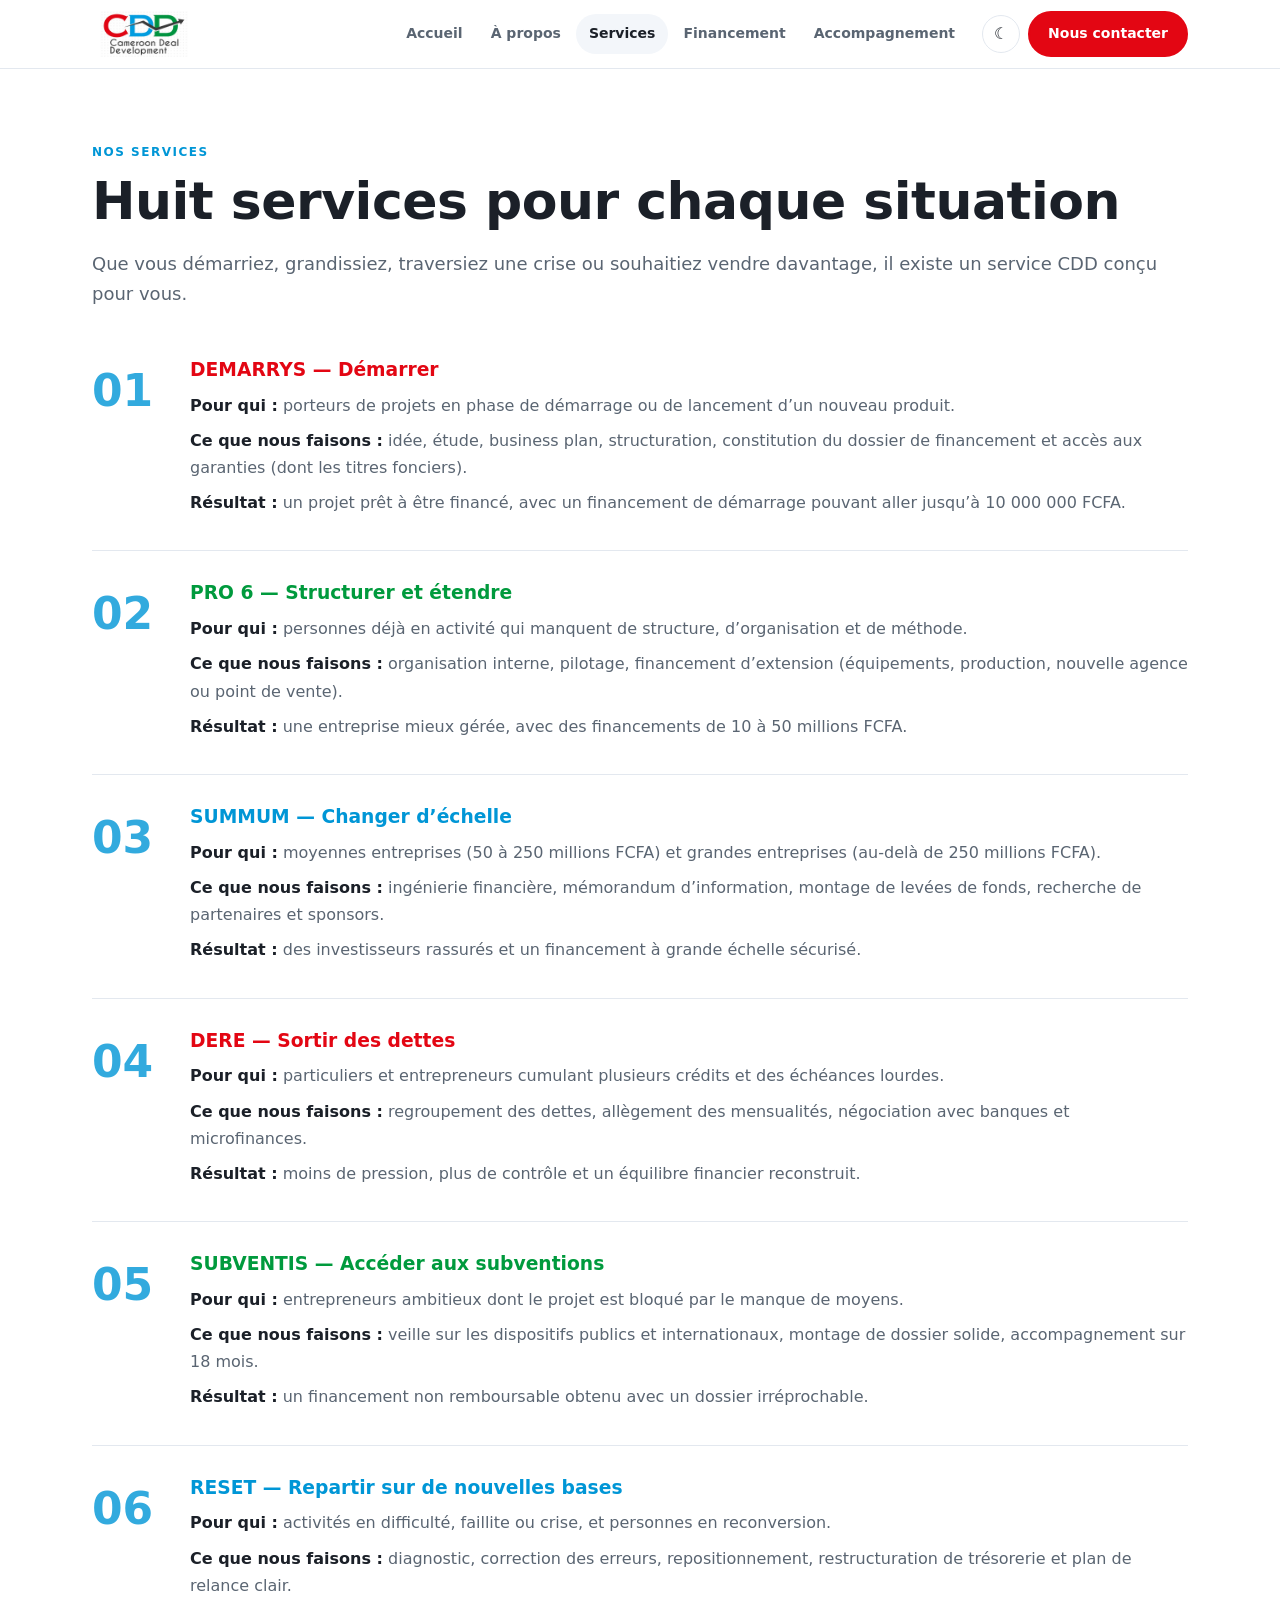
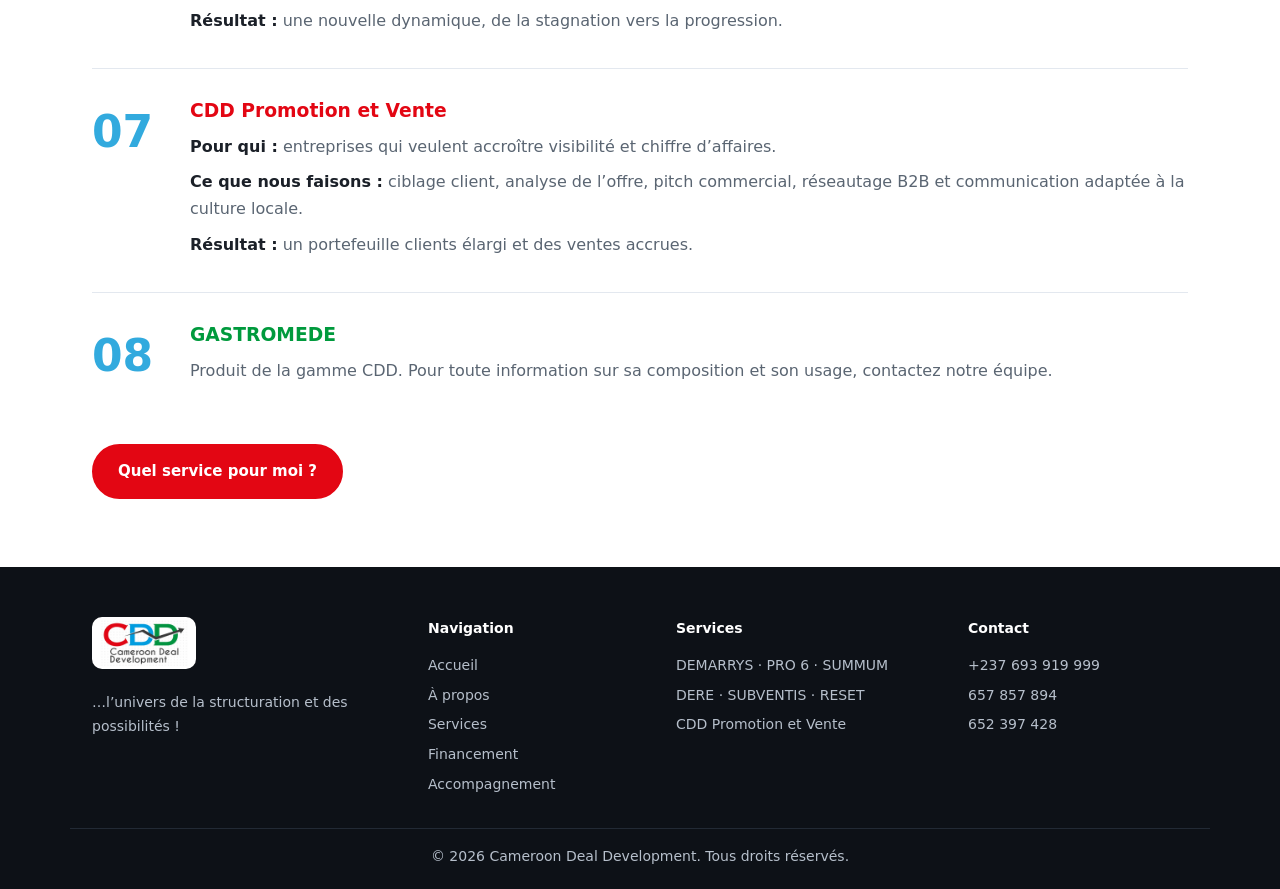
<file: services.html>
<!DOCTYPE html>
<html lang="fr">

<head>
    <meta charset="utf-8">
    <meta name="viewport" content="width=device-width, initial-scale=1, viewport-fit=cover">
    <title>Services – CDD Cameroon Deal Development</title>
    <meta name="description" content="CDD accompagne les porteurs de projets et entreprises du Cameroun : structuration, financement, subventions, relance.">
    <link rel="stylesheet" href="style.css">
</head>

<body>
    <div id="ld">
        <img src="images/logo.png" alt="">
    </div>

    <header>
        <div class="nav">
            <a href="index.html" class="lg">
                <img src="images/logo.png" alt="CDD Cameroon Deal Development">
            </a>

            <nav id="nav">
                <a href="index.html" data-p="index">Accueil</a>
                <a href="a-propos.html" data-p="a-propos">À propos</a>
                <a href="services.html" data-p="services">Services</a>
                <a href="financement.html" data-p="financement">Financement</a>
                <a href="accompagnement.html" data-p="accompagnement">Accompagnement</a>
            </nav>

            <div class="ac">
                <button id="th" aria-label="Thème">☾</button>
                <a class="btn sm" href="contact.html" data-p="contact">Nous contacter</a>
                <button id="bg" aria-label="Menu">☰</button>
            </div>
        </div>
    </header>

    <main>
        <section>
            <div class="w">
                <span class="tag">Nos services</span>

                <h1>Huit services pour chaque situation</h1>

                <p class="lead">
                    Que vous démarriez, grandissiez, traversiez une crise ou souhaitiez vendre davantage, il existe un service CDD conçu pour vous.
                </p>

                <div class="sv">
                    <div class="n">01</div>

                    <div>
                        <h3 style="color:var(--r)">DEMARRYS — Démarrer</h3>

                        <p>
                            <b>Pour qui :</b> porteurs de projets en phase de démarrage ou de lancement d’un nouveau produit.
                        </p>

                        <p>
                            <b>Ce que nous faisons :</b> idée, étude, business plan, structuration, constitution du dossier de financement et accès aux garanties (dont les titres fonciers).
                        </p>

                        <p>
                            <b>Résultat :</b> un projet prêt à être financé, avec un financement de démarrage pouvant aller jusqu’à 10 000 000 FCFA.
                        </p>
                    </div>
                </div>

                <div class="sv">
                    <div class="n">02</div>

                    <div>
                        <h3 style="color:var(--g)">PRO 6 — Structurer et étendre</h3>

                        <p>
                            <b>Pour qui :</b> personnes déjà en activité qui manquent de structure, d’organisation et de méthode.
                        </p>

                        <p>
                            <b>Ce que nous faisons :</b> organisation interne, pilotage, financement d’extension (équipements, production, nouvelle agence ou point de vente).
                        </p>

                        <p>
                            <b>Résultat :</b> une entreprise mieux gérée, avec des financements de 10 à 50 millions FCFA.
                        </p>
                    </div>
                </div>

                <div class="sv">
                    <div class="n">03</div>

                    <div>
                        <h3 style="color:var(--b)">SUMMUM — Changer d’échelle</h3>

                        <p>
                            <b>Pour qui :</b> moyennes entreprises (50 à 250 millions FCFA) et grandes entreprises (au-delà de 250 millions FCFA).
                        </p>

                        <p>
                            <b>Ce que nous faisons :</b> ingénierie financière, mémorandum d’information, montage de levées de fonds, recherche de partenaires et sponsors.
                        </p>

                        <p>
                            <b>Résultat :</b> des investisseurs rassurés et un financement à grande échelle sécurisé.
                        </p>
                    </div>
                </div>

                <div class="sv">
                    <div class="n">04</div>

                    <div>
                        <h3 style="color:var(--r)">DERE — Sortir des dettes</h3>

                        <p>
                            <b>Pour qui :</b> particuliers et entrepreneurs cumulant plusieurs crédits et des échéances lourdes.
                        </p>

                        <p>
                            <b>Ce que nous faisons :</b> regroupement des dettes, allègement des mensualités, négociation avec banques et microfinances.
                        </p>

                        <p>
                            <b>Résultat :</b> moins de pression, plus de contrôle et un équilibre financier reconstruit.
                        </p>
                    </div>
                </div>

                <div class="sv">
                    <div class="n">05</div>

                    <div>
                        <h3 style="color:var(--g)">SUBVENTIS — Accéder aux subventions</h3>

                        <p>
                            <b>Pour qui :</b> entrepreneurs ambitieux dont le projet est bloqué par le manque de moyens.
                        </p>

                        <p>
                            <b>Ce que nous faisons :</b> veille sur les dispositifs publics et internationaux, montage de dossier solide, accompagnement sur 18 mois.
                        </p>

                        <p>
                            <b>Résultat :</b> un financement non remboursable obtenu avec un dossier irréprochable.
                        </p>
                    </div>
                </div>

                <div class="sv">
                    <div class="n">06</div>

                    <div>
                        <h3 style="color:var(--b)">RESET — Repartir sur de nouvelles bases</h3>

                        <p>
                            <b>Pour qui :</b> activités en difficulté, faillite ou crise, et personnes en reconversion.
                        </p>

                        <p>
                            <b>Ce que nous faisons :</b> diagnostic, correction des erreurs, repositionnement, restructuration de trésorerie et plan de relance clair.
                        </p>

                        <p>
                            <b>Résultat :</b> une nouvelle dynamique, de la stagnation vers la progression.
                        </p>
                    </div>
                </div>

                <div class="sv">
                    <div class="n">07</div>

                    <div>
                        <h3 style="color:var(--r)">CDD Promotion et Vente</h3>

                        <p>
                            <b>Pour qui :</b> entreprises qui veulent accroître visibilité et chiffre d’affaires.
                        </p>

                        <p>
                            <b>Ce que nous faisons :</b> ciblage client, analyse de l’offre, pitch commercial, réseautage B2B et communication adaptée à la culture locale.
                        </p>

                        <p>
                            <b>Résultat :</b> un portefeuille clients élargi et des ventes accrues.
                        </p>
                    </div>
                </div>

                <div class="sv" style="border:0">
                    <div class="n">08</div>

                    <div>
                        <h3 style="color:var(--g)">GASTROMEDE</h3>

                        <p>
                            Produit de la gamme CDD. Pour toute information sur sa composition et son usage, contactez notre équipe.
                        </p>
                    </div>
                </div>

                <div class="row">
                    <a class="btn" href="contact.html">Quel service pour moi ?</a>
                </div>
            </div>
        </section>
    </main>

    <footer>
        <div class="w fg">
            <div>
                <div class="lg">
                    <img src="images/logo.png" alt="CDD">
                </div>

                <p>…l’univers de la structuration et des possibilités !</p>
            </div>

            <div>
                <h4>Navigation</h4>
                <a href="index.html" data-p="index">Accueil</a>
                <a href="a-propos.html" data-p="a-propos">À propos</a>
                <a href="services.html" data-p="services">Services</a>
                <a href="financement.html" data-p="financement">Financement</a>
                <a href="accompagnement.html" data-p="accompagnement">Accompagnement</a>
            </div>

            <div>
                <h4>Services</h4>
                <a href="services.html">DEMARRYS · PRO 6 · SUMMUM</a>
                <a href="services.html">DERE · SUBVENTIS · RESET</a>
                <a href="services.html">CDD Promotion et Vente</a>
            </div>

            <div>
                <h4>Contact</h4>
                <a href="tel:+237693919999">+237 693 919 999</a>
                <a href="tel:+237657857894">657 857 894</a>
                <a href="tel:+237652397428">652 397 428</a>
            </div>
        </div>

        <div class="w cp">
            © 2026 Cameroon Deal Development. Tous droits réservés.
        </div>
    </footer>

    <script src="app.js"></script>
</body>

</html>
</file>
<file: style.css>
:root{--r:#e30613;--b:#0096d6;--g:#009a3d;--bg:#fff;--bg2:#f3f6fa;--tx:#1b2028;--mut:#5a6572;--card:#fff;--bd:#e3e8ef;--sh:0 10px 30px rgba(20,40,70,.08);box-sizing:border-box;padding-top:env(safe-area-inset-top,0px);padding-bottom:env(safe-area-inset-bottom,0px)}
@media(prefers-color-scheme:dark){:root:not([data-theme="light"]){--bg:#0e1116;--bg2:#141922;--tx:#eef1f6;--mut:#a3adba;--card:#1a202a;--bd:#29313d;--sh:0 10px 30px rgba(0,0,0,.4)}}
:root[data-theme="dark"]{--bg:#0e1116;--bg2:#141922;--tx:#eef1f6;--mut:#a3adba;--card:#1a202a;--bd:#29313d;--sh:0 10px 30px rgba(0,0,0,.4)}
*{box-sizing:border-box}html{scroll-behavior:smooth;scroll-padding-top:env(safe-area-inset-top,0px)}
body{margin:0;background:var(--bg);color:var(--tx);font:16px/1.7 system-ui,-apple-system,"Segoe UI",Roboto,sans-serif}
a{color:inherit;text-decoration:none}img{max-width:100%;display:block}
.w{max-width:1140px;margin:auto;padding:0 22px}
#ld{position:fixed;inset:0;z-index:99;background:var(--bg);display:grid;place-items:center;transition:opacity .5s}#ld.h{opacity:0;pointer-events:none}#ld img{height:90px;background:#fff;border-radius:14px;padding:6px;animation:pl 1.2s infinite}@keyframes pl{50%{transform:scale(1.08)}}
header{position:sticky;top:env(safe-area-inset-top,0px);z-index:50;background:color-mix(in srgb,var(--bg) 88%,transparent);backdrop-filter:blur(12px);border-bottom:1px solid var(--bd)}
.nav{display:flex;align-items:center;gap:14px;padding:8px 22px;max-width:1140px;margin:auto}
.lg{display:inline-block;background:#fff;border-radius:10px;padding:3px 8px}.lg img{height:46px}
nav{display:flex;gap:2px;margin-left:auto}nav a{padding:8px 13px;border-radius:99px;font-weight:600;font-size:14px;color:var(--mut)}nav a:hover,nav a.on{color:var(--tx);background:var(--bg2)}
.ac{display:flex;gap:8px;align-items:center}#th,#bg{border:1px solid var(--bd);background:var(--card);color:var(--tx);border-radius:50%;width:38px;height:38px;cursor:pointer;font-size:16px}#bg{display:none}
.btn{display:inline-block;padding:13px 24px;border-radius:99px;font-weight:700;border:2px solid var(--r);background:var(--r);color:#fff;cursor:pointer;font-size:15px;transition:.25s}.btn:hover{transform:translateY(-2px);box-shadow:0 8px 20px rgba(227,6,19,.3)}
.btn.o{background:transparent;color:var(--tx);border-color:var(--b)}.btn.sm{padding:9px 18px;font-size:14px}.btn.wh{background:#fff;color:#111;border-color:#fff}.btn.ow{background:transparent;border-color:#fff;color:#fff}
@media(max-width:900px){#bg{display:block}nav{display:none;position:absolute;left:0;right:0;top:100%;flex-direction:column;background:var(--bg);padding:12px 22px;border-bottom:1px solid var(--bd)}nav.open{display:flex}.ac .btn{display:none}.ac{margin-left:auto}}
.hero{background:radial-gradient(circle at 85% 10%,rgba(0,150,214,.16),transparent 45%),radial-gradient(circle at 5% 90%,rgba(227,6,19,.12),transparent 40%),var(--bg);padding:64px 0 70px}
.two{display:grid;grid-template-columns:1.1fr 1fr;gap:44px;align-items:center}@media(max-width:860px){.two{grid-template-columns:1fr}}
.badge{display:inline-flex;gap:8px;align-items:center;padding:6px 14px;border:1px solid var(--bd);border-radius:99px;background:var(--card);font-size:13px;font-weight:700;margin-bottom:16px}.badge i{width:8px;height:8px;border-radius:50%;background:var(--g);animation:pl 1.5s infinite}
h1{font-size:clamp(30px,5vw,52px);line-height:1.12;margin:0 0 16px;letter-spacing:-.5px}h2{font-size:clamp(25px,3.4vw,36px);margin:0 0 12px;line-height:1.2}h3{margin:0 0 6px}
.gt{background:linear-gradient(90deg,var(--r),var(--b),var(--g));-webkit-background-clip:text;background-clip:text;color:transparent}
.tag{display:inline-block;font-size:12px;font-weight:800;letter-spacing:1.5px;text-transform:uppercase;color:var(--b);margin-bottom:10px}
.lead{font-size:18px;color:var(--mut)}.m{color:var(--mut)}.row{display:flex;gap:12px;flex-wrap:wrap;margin-top:24px}
.facts{display:grid;grid-template-columns:repeat(auto-fit,minmax(150px,1fr));gap:12px;margin-top:30px}.facts div{background:var(--card);border:1px solid var(--bd);border-radius:14px;padding:12px 14px;box-shadow:var(--sh)}.facts small{display:block;color:var(--mut);font-size:12px}.facts b{font-size:13px;line-height:1.35;display:block}
.hv{position:relative}.ph{border-radius:24px;width:100%;object-fit:cover;box-shadow:0 20px 50px rgba(0,0,0,.22)}.hv .ph{max-height:520px}
.fl{position:absolute;background:var(--card);border-radius:14px;padding:10px 14px;font-weight:700;font-size:14px;box-shadow:var(--sh);border:1px solid var(--bd);animation:fy 4s ease-in-out infinite}.f1{top:8%;left:-4%}.f2{bottom:8%;right:-3%;animation-delay:1.5s}@keyframes fy{50%{transform:translateY(-10px)}}
section{padding:68px 0}.alt{background:var(--bg2)}.dk{background:linear-gradient(135deg,#15202e,#0a3a56);color:#fff}
.grid{display:grid;grid-template-columns:repeat(auto-fit,minmax(250px,1fr));gap:18px;margin-top:26px}.g4{grid-template-columns:repeat(auto-fit,minmax(230px,1fr))}
.card{display:block;background:var(--card);border:1px solid var(--bd);border-radius:20px;padding:24px;box-shadow:var(--sh);border-top:4px solid var(--b);transition:.3s}.card:hover{transform:translateY(-6px)}
.card:nth-child(3n+1){border-top-color:var(--r)}.card:nth-child(3n){border-top-color:var(--g)}
.card p{margin:0 0 8px;color:var(--mut);font-size:15px}.card ul{margin:6px 0 0;padding-left:18px;color:var(--mut);font-size:15px}
.ic{width:50px;height:50px;border-radius:14px;background:var(--bg2);display:grid;place-items:center;font-size:24px;margin-bottom:12px}
.ck{list-style:none;padding:0;margin:14px 0}.ck li{padding-left:30px;position:relative;margin:8px 0}.ck li:before{content:"✓";position:absolute;left:0;color:#fff;background:var(--g);width:20px;height:20px;border-radius:50%;font-size:12px;display:grid;place-items:center;top:4px}
.num{font-size:46px;font-weight:800;line-height:1.1}.st{display:grid;grid-template-columns:repeat(auto-fit,minmax(180px,1fr));gap:20px;text-align:center}.dk .st{color:#cfe3f0}.dk .num{color:#fff}
.pill{display:inline-block;margin:4px 6px 4px 0;padding:6px 14px;border-radius:99px;background:var(--bg2);border:1px solid var(--bd);font-weight:600;font-size:14px}
.tw{overflow-x:auto;margin-top:22px;border-radius:16px;border:1px solid var(--bd)}table{width:100%;border-collapse:collapse;background:var(--card)}
th,td{padding:14px 16px;text-align:left;border-bottom:1px solid var(--bd);font-size:15px}th{background:linear-gradient(90deg,var(--r),var(--b));color:#fff}
.sv{display:grid;grid-template-columns:80px 1fr;gap:18px;padding:26px 0;border-bottom:1px solid var(--bd)}.sv .n{font-size:44px;font-weight:800;color:var(--b);opacity:.8}.sv p{margin:0 0 8px;color:var(--mut)}.sv b{color:var(--tx)}
details{background:var(--card);border:1px solid var(--bd);border-radius:14px;padding:15px 20px;margin-top:12px}summary{font-weight:700;cursor:pointer}
.ban{border-radius:22px;margin-top:26px;width:100%;box-shadow:var(--sh)}
.cta{background:linear-gradient(120deg,var(--r),#a8000c 45%,#0a5c85);border-radius:28px;padding:54px 24px;text-align:center;color:#fff}.cta p{opacity:.9}
.car{position:relative;max-width:760px;margin-top:20px;background:var(--card);border:1px solid var(--bd);border-radius:24px;padding:36px;box-shadow:var(--sh);min-height:190px}.sl{display:none}.sl.on{display:block;animation:fi .6s}@keyframes fi{from{opacity:0}}
.sl q{font-size:21px;font-style:italic;display:block;margin-bottom:14px}.sl b{color:var(--b)}.cn{position:absolute;right:20px;bottom:16px;display:flex;gap:8px}.cn button{width:36px;height:36px;border-radius:50%;border:1px solid var(--bd);background:var(--bg2);color:var(--tx);cursor:pointer;font-size:18px}
input,textarea{width:100%;padding:13px;border:1px solid var(--bd);border-radius:12px;background:var(--card);color:var(--tx);font:inherit;margin-bottom:12px}
footer{background:#0d1117;color:#b6bfcb;padding:50px 0 20px;font-size:14px}.fg{display:grid;grid-template-columns:1.4fr 1fr 1.2fr 1fr;gap:28px}@media(max-width:800px){.fg{grid-template-columns:1fr 1fr}}
footer h4{color:#fff;margin:0 0 10px}footer a{display:block;padding:3px 0}footer a:hover{color:#fff}footer .lg{padding:3px 8px}footer .lg a{display:inline}.cp{margin-top:28px;padding-top:16px;border-top:1px solid #222a35;text-align:center}
.js .rv{opacity:0;transform:translateY(26px);transition:opacity .7s,transform .7s}.js .rv.in{opacity:1;transform:none}
</file>
